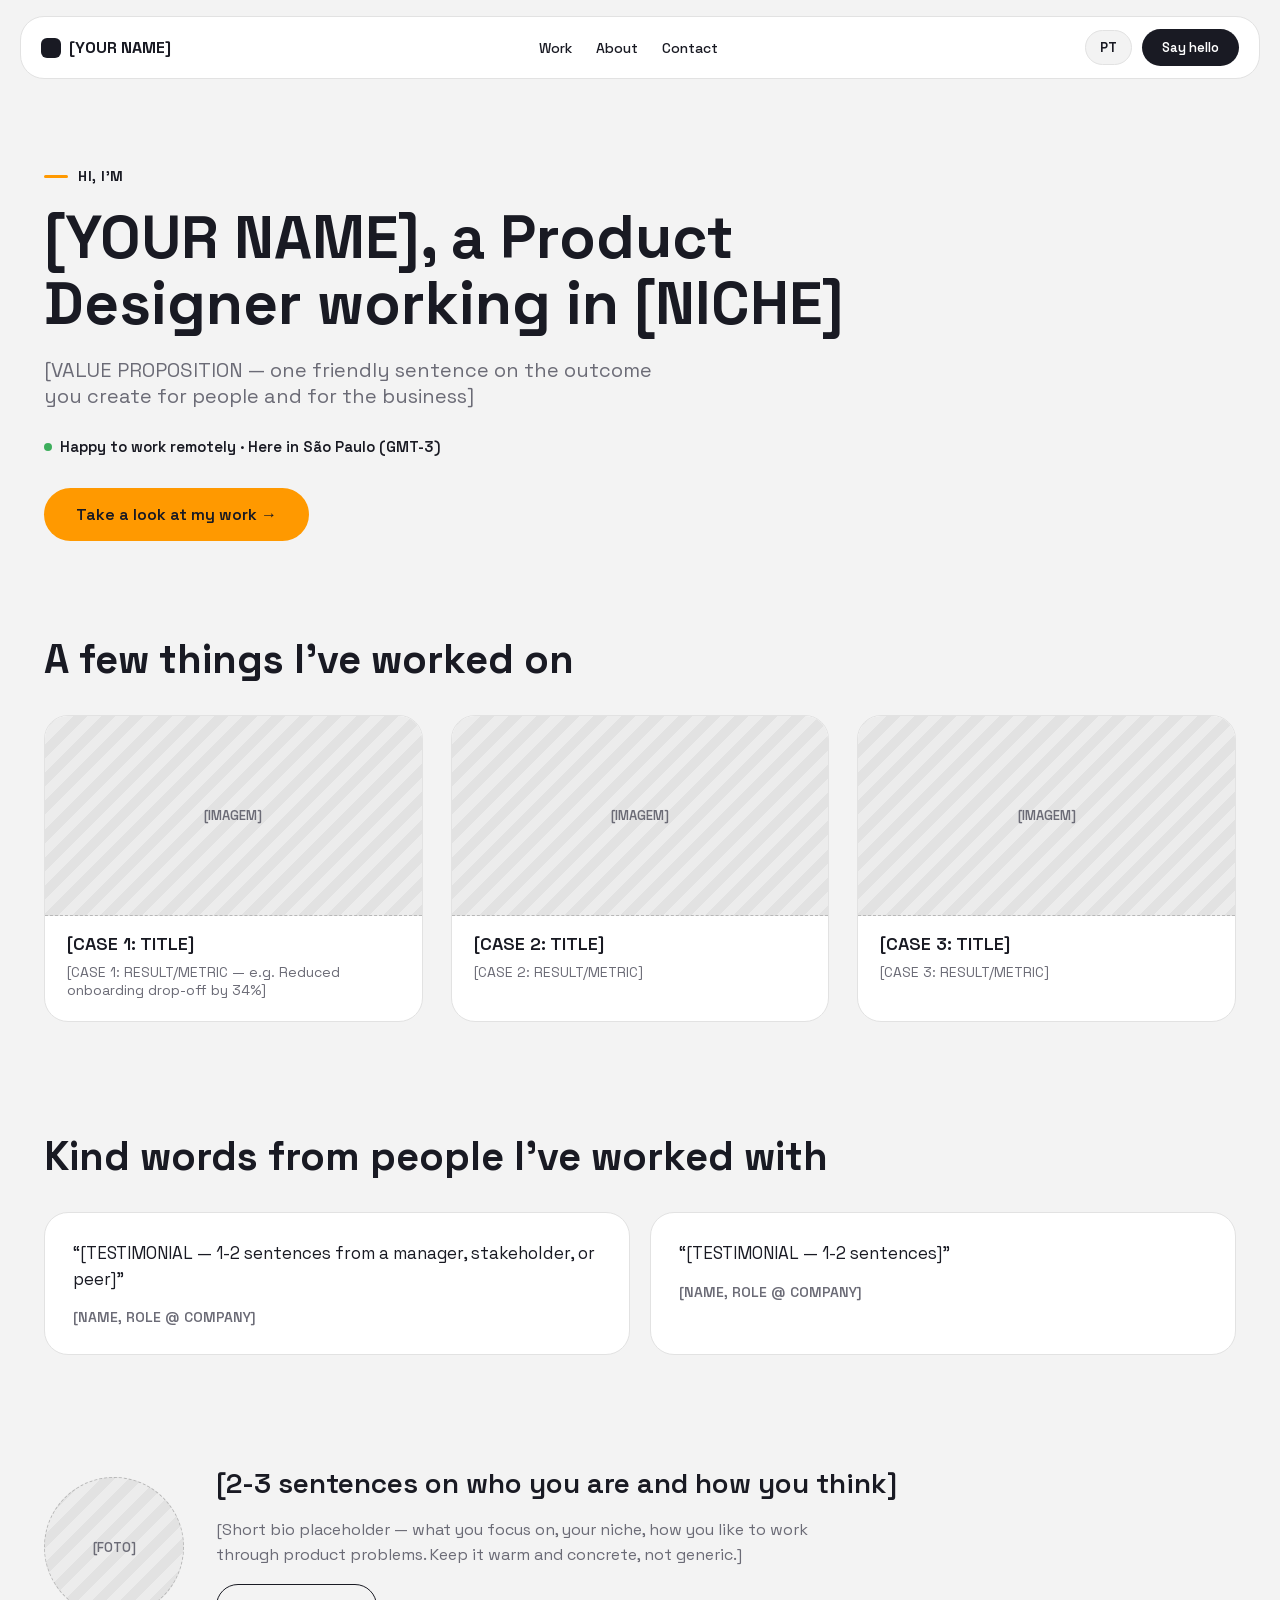
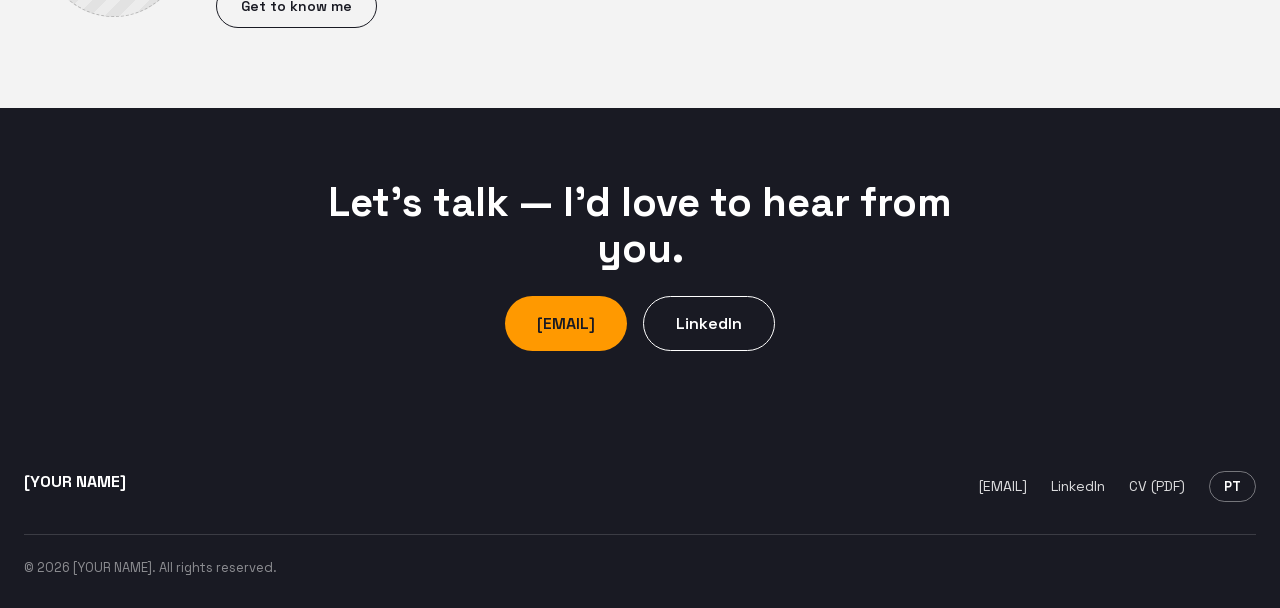
<file: index.html>
<!-- @dsCard group="Pages" -->
<!DOCTYPE html>
<html lang="pt-BR">
<head>
<meta charset="UTF-8">
<meta name="viewport" content="width=device-width, initial-scale=1">
<meta name="description" content="[YOUR NAME] — Product Designer portfolio: case studies, decisions, and results.">
<meta property="og:type" content="website">
<meta property="og:title" content="[YOUR NAME] — Product Designer">
<meta property="og:description" content="[YOUR NAME] — Product Designer portfolio: case studies, decisions, and results.">
<link rel="icon" type="image/svg+xml" href="data:image/svg+xml,%3Csvg xmlns='http://www.w3.org/2000/svg' viewBox='0 0 32 32'%3E%3Crect width='32' height='32' rx='8' fill='%23191A23'/%3E%3C/svg%3E">
<title>Home</title>
<link rel="stylesheet" href="assets/ds-tokens.css">
<link rel="stylesheet" href="assets/ds-components.css">
<link rel="stylesheet" href="assets/site-components.css">
<style>
  @font-face {
    font-family: 'Space Grotesk';
    font-style: normal;
    font-weight: 300 700;
    font-display: swap;
    src: url('fonts/SpaceGrotesk-Variable.woff2') format('woff2');
  }
  @font-face {
    font-family: 'Material Symbols Rounded';
    font-style: normal;
    font-weight: 400;
    font-display: swap;
    src: url('fonts/MaterialSymbolsRounded-Outline.woff2') format('woff2');
  }
  .material-symbols-rounded {
    font-family: 'Material Symbols Rounded'; font-weight: normal; font-style: normal;
    display: inline-block; line-height: 1; letter-spacing: normal; text-transform: none;
    white-space: nowrap; word-wrap: normal; direction: ltr; vertical-align: middle;
  }
  :root {
    --color-accent: #FF9900;
    --color-accent-hover: #E68A00;
    --color-dark: #191A23;
    --color-dark-soft: #2B2C38;
    --color-light: #F3F3F3;
    --color-white: #FFFFFF;
    --color-text: #191A23;
    --color-text-muted: #6B6B76;
    --color-border: #E2E2E2;
    --color-success: #3DAE5C;
    --font-family: 'Space Grotesk', sans-serif;

    --text-h1: 700 60px/1.1 var(--font-family);
    --text-h2: 700 40px/1.15 var(--font-family);
    --text-h3: 600 28px/1.2 var(--font-family);
    --text-h4: 600 20px/1.3 var(--font-family);
    --text-h1-mobile: 700 32px/1.15 var(--font-family);
    --text-h2-mobile: 700 28px/1.2 var(--font-family);

    --radius-md: 14px;
    --radius-lg: 24px;
    --radius-full: 999px;

    --shadow-sm: 0 2px 8px rgba(25, 26, 35, 0.06);
    --shadow-md: 0 8px 24px rgba(25, 26, 35, 0.1);
    --shadow-lg: 0 16px 40px rgba(25, 26, 35, 0.16);

    --duration-fast: 120ms;
    --duration-base: 220ms;
    --ease-out: cubic-bezier(0.16, 1, 0.3, 1);
    --ease-in-out: cubic-bezier(0.65, 0, 0.35, 1);
  }
  * { box-sizing: border-box; }
  body { margin: 0; font-family: var(--font-family); color: var(--color-text); background: var(--color-light); -webkit-font-smoothing: antialiased; }
  a { color: var(--color-dark); }
  a:hover { color: var(--color-dark-soft); text-decoration-line: underline; text-decoration-thickness: 2px; text-underline-offset: 3px; text-decoration-color: var(--color-accent); }
  a:focus-visible, button:focus-visible { outline: 2px solid var(--color-accent); outline-offset: 2px; }

  .skip-link {
    position: absolute; left: -9999px; top: 0; z-index: 999;
    background: var(--color-accent); color: var(--color-dark);
    padding: 12px 20px; font-weight: 700; border-radius: 0 0 12px 0;
  }
  .skip-link:focus { left: 0; }

  #root { min-height: 100vh; }

  .site-header { position: sticky; top: 0; z-index: 50; padding: 16px 20px 0; background: var(--color-light); }
  /* Nav/botoes: base vem de assets/ds-components.css (.navbar/.logo/.logo-mark/.nav-links/
     .nav-cta/.menu-btn/.mobile-drawer*); aqui so o que difere do componente do DS. */
  .navbar {
    flex-wrap: wrap; gap: 12px;
    max-width: 1240px; margin: 0 auto; padding: 12px 20px; border-radius: var(--radius-lg);
    background: var(--color-white);
  }
  .logo { text-decoration: none; color: var(--color-dark); }
  .logo:hover { color: var(--color-dark); text-decoration: none; }
  .logo-mark { display: inline-block; }
  .nav-links { flex-wrap: wrap; gap: 24px; margin: 0; padding: 0; }
  .nav-links a.active { font-weight: 700; color: var(--color-dark); box-shadow: inset 0 -3px 0 0 var(--color-accent); }
  .navbar-actions { display: flex; align-items: center; gap: 10px; }
  .lang-toggle {
    background: var(--color-light); border: 1px solid var(--color-border); color: var(--color-dark);
    font-weight: 700; font-size: 13px; padding: 8px 14px; border-radius: var(--radius-full);
    cursor: pointer; font-family: var(--font-family);
    transition: background-color var(--duration-fast) var(--ease-out), transform var(--duration-fast) var(--ease-out), box-shadow var(--duration-fast) var(--ease-out);
  }
  .lang-toggle:hover { background: var(--color-border); transform: translateY(-2px); box-shadow: var(--shadow-md); }
  .lang-toggle:active { transform: translateY(0) scale(0.97); box-shadow: var(--shadow-sm); }
  .nav-cta { white-space: nowrap; transition: background-color var(--duration-fast) var(--ease-out), transform var(--duration-fast) var(--ease-out), box-shadow var(--duration-fast) var(--ease-out); }
  .nav-cta:hover { transform: translateY(-2px); box-shadow: var(--shadow-md); text-decoration: none; }
  .nav-cta:active { transform: translateY(0) scale(0.97); box-shadow: var(--shadow-sm); }

  .menu-btn { transition: background-color var(--duration-fast) var(--ease-out), transform var(--duration-fast) var(--ease-out); }
  .menu-btn:hover { transform: translateY(-2px); }
  .menu-btn:active { transform: translateY(0) scale(0.97); }
  .menu-btn .material-symbols-rounded { font-size: 22px; }
  .navbar-actions .menu-btn { display: none; }

  .mobile-drawer { position: fixed; inset: 0; z-index: 200; padding: 20px; }
  .mobile-drawer-links a { font-size: 18px; border-radius: var(--radius-md); }
  .mobile-drawer-links a:hover { text-decoration: none; color: var(--color-text); }
  .mobile-drawer-lang { align-self: flex-start; margin: 14px 10px 0; }

  .ph-box {
    background: repeating-linear-gradient(135deg, #e2e2e2 0 10px, #ececec 10px 20px);
    border: 1px dashed #b8b8b8; color: var(--color-text-muted);
    display: flex; align-items: center; justify-content: center; text-align: center;
    font-size: 13px; font-weight: 600; border-radius: var(--radius-md);
  }

  .hero-section { max-width: 1240px; margin: 0 auto; padding: 88px 24px 64px; display: grid; gap: 20px; }
  .hero-kicker { margin: 0; color: var(--color-dark); font-weight: 700; font-size: 14px; letter-spacing: .04em; text-transform: uppercase; display: flex; align-items: center; gap: 10px; }
  .hero-kicker-bar { width: 24px; height: 3px; border-radius: var(--radius-full); background: var(--color-accent); display: inline-block; }
  .hero-title { margin: 0; font: var(--text-h1); max-width: 820px; }
  .hero-value { margin: 0; font: var(--text-h4); color: var(--color-text-muted); font-weight: 400; max-width: 640px; }
  .hero-availability { margin: 8px 0 0; font-size: 15px; font-weight: 600; color: var(--color-dark); display: flex; align-items: center; gap: 8px; }
  .hero-dot { width: 8px; height: 8px; border-radius: var(--radius-full); background: var(--color-success); display: inline-block; }
  .hero-cta-wrap { margin-top: 12px; }
  /* .hero-cta = .btn .btn-lg .btn-accent do DS; so falta o reset de sublinhado (e' um <a>) */
  .hero-cta { text-decoration: none; }
  .hero-cta:hover { text-decoration: none; }

  .section { max-width: 1240px; margin: 0 auto; padding: 32px 24px 80px; }
  .section h2 { font: var(--text-h2); margin: 0 0 32px; }

  .proof-grid { display: grid; grid-template-columns: repeat(auto-fit, minmax(280px, 1fr)); gap: 20px; }
  .testimonial {
    margin: 0; background: var(--color-white); border: 1px solid var(--color-border); border-radius: var(--radius-lg);
    padding: 28px; display: flex; flex-direction: column; gap: 16px;
  }
  .testimonial p { margin: 0; font-size: 17px; line-height: 1.5; font-style: normal; }
  .testimonial footer { font-size: 14px; color: var(--color-text-muted); font-weight: 600; }

  .about-strip { display: grid; grid-template-columns: auto 1fr; gap: 32px; align-items: center; }
  .about-strip-photo { width: 140px; height: 140px; border-radius: var(--radius-full); flex-shrink: 0; }
  .about-strip-content { display: flex; flex-direction: column; gap: 16px; }
  .about-strip-content h2 { font: var(--text-h3); margin: 0; }
  .about-strip-content p { margin: 0; font-size: 16px; line-height: 1.6; color: var(--color-text-muted); max-width: 640px; }
  /* .about-strip-cta = .btn .btn-md .btn-outline do DS */
  .about-strip-cta { align-self: flex-start; text-decoration: none; }
  .about-strip-cta:hover { text-decoration: none; }

  .final-cta { background: var(--color-dark); color: var(--color-white); padding: 72px 24px; text-align: center; }
  .final-cta-inner { max-width: 640px; margin: 0 auto; display: flex; flex-direction: column; gap: 24px; align-items: center; }
  .final-cta h2 { font: var(--text-h2); margin: 0; }
  .final-cta-actions { display: flex; flex-wrap: wrap; gap: 16px; justify-content: center; }
  /* .final-cta-email = .btn .btn-lg .btn-accent do DS */
  .final-cta-email { text-decoration: none; }
  .final-cta-email:hover { text-decoration: none; }
  /* .final-cta-linkedin nao tem variante no DS (outline branco sobre fundo escuro);
     usa .btn .btn-lg pela mecanica de hover/press e mantem cor propria */
  .final-cta-linkedin { background: transparent; color: var(--color-white); border: 1.5px solid var(--color-white); text-decoration: none; }
  .final-cta-linkedin:hover { background: var(--color-white); color: var(--color-dark); text-decoration: none; }

  .site-footer { background: var(--color-dark); color: rgba(255, 255, 255, .85); padding: 48px 24px 32px; }
  .footer-top { max-width: 1240px; margin: 0 auto; display: flex; flex-wrap: wrap; justify-content: space-between; gap: 24px; }
  .footer-brand { margin: 0; font-weight: 700; color: var(--color-white); }
  .footer-links { display: flex; flex-wrap: wrap; gap: 24px; align-items: center; }
  .footer-links a { color: rgba(255, 255, 255, .85); text-decoration: none; font-size: 14px; }
  .footer-lang-toggle {
    background: transparent; border: 1px solid rgba(255, 255, 255, .4); color: var(--color-white);
    font-weight: 700; font-size: 13px; padding: 6px 14px; border-radius: var(--radius-full);
    cursor: pointer; font-family: var(--font-family);
    transition: background-color var(--duration-fast) var(--ease-out), transform var(--duration-fast) var(--ease-out);
  }
  .footer-lang-toggle:hover { background: rgba(255, 255, 255, .1); transform: translateY(-2px); }
  .footer-lang-toggle:active { transform: translateY(0) scale(0.97); }
  .copyright { max-width: 1240px; margin: 32px auto 0; padding-top: 24px; border-top: 1px solid rgba(255, 255, 255, .15); font-size: 13px; color: rgba(255, 255, 255, .5); }

  @keyframes pageLoadingSlide { 0% { transform: translateX(-100%); } 100% { transform: translateX(350%); } }

  @media (max-width: 640px) {
    :root { --text-h1: var(--text-h1-mobile); --text-h2: var(--text-h2-mobile); }
    .about-strip { grid-template-columns: 1fr; }
    .about-strip-photo { width: 100%; max-width: 240px; }
    .nav-links, .navbar-actions .lang-toggle, .navbar-actions .nav-cta { display: none; }
    .navbar-actions .menu-btn { display: flex; }
  }
  @media (prefers-reduced-motion: reduce) {
    * { transition: none !important; animation: none !important; }
  }
</style>
</head>
<body>
<a href="#main" class="skip-link" id="skipLink">Skip to content</a>
<noscript>
  <div style="max-width:640px;margin:80px auto;padding:0 24px;text-align:center;font-family:'Space Grotesk',sans-serif;">
    <p style="font-size:18px;font-weight:600;margin:0 0 8px;color:#191A23;">This page needs JavaScript to show its content. · Esta página precisa de JavaScript para mostrar o conteúdo.</p>
    <p style="font-size:15px;margin:0;color:#6B6B76;">Please enable JavaScript in your browser. · Por favor, ative o JavaScript no seu navegador.</p>
  </div>
</noscript>

<div id="root">
  <header class="site-header">
    <nav aria-label="Primary" class="navbar">
      <a href="index.html" class="logo" id="brandNameNav"><span class="logo-mark"></span><span></span></a>
      <ul class="nav-links">
        <li><a href="work.html" id="navWork"></a></li>
        <li><a href="about.html" id="navAbout"></a></li>
        <li><a href="contact.html" id="navContact"></a></li>
      </ul>
      <div class="navbar-actions">
        <button class="lang-toggle" id="langToggleTop"></button>
        <a href="mailto:[EMAIL]" class="nav-cta" id="ctaTop"></a>
        <button class="menu-btn" id="menuBtn" aria-label="Open menu" aria-expanded="false" aria-controls="mobileDrawer">
          <span class="material-symbols-rounded" aria-hidden="true">menu</span>
        </button>
      </div>
    </nav>
  </header>

  <div class="mobile-drawer" id="mobileDrawer">
    <div class="mobile-drawer-head">
      <span class="logo" aria-hidden="true"><span class="logo-mark"></span><span id="drawerBrandName"></span></span>
      <button class="menu-btn" id="menuCloseBtn" aria-label="Close menu">
        <span class="material-symbols-rounded" aria-hidden="true">close</span>
      </button>
    </div>
    <nav class="mobile-drawer-links" aria-label="Primary">
      <a href="work.html" id="drawerNavWork"></a>
      <a href="about.html" id="drawerNavAbout"></a>
      <a href="contact.html" id="drawerNavContact"></a>
    </nav>
    <button class="lang-toggle mobile-drawer-lang" id="langToggleDrawer"></button>
    <a href="mailto:[EMAIL]" class="nav-cta mobile-cta" id="ctaDrawer"></a>
  </div>

  <main id="main">
    <section class="hero-section">
      <p class="hero-kicker"><span class="hero-kicker-bar" aria-hidden="true"></span><span id="heroKicker"></span></p>
      <h1 class="hero-title"><span id="heroName"></span><span aria-hidden="true">, </span><span id="heroTitle"></span></h1>
      <p class="hero-value" id="heroValue"></p>
      <p class="hero-availability"><span class="hero-dot" aria-hidden="true"></span><span id="heroAvailability"></span></p>
      <div class="hero-cta-wrap">
        <a href="work.html" class="btn btn-lg btn-accent hero-cta" id="heroCta"></a>
      </div>
    </section>

    <section class="section" aria-labelledby="featured-heading">
      <h2 id="featured-heading" data-i18n="featuredHeading"></h2>
      <div class="cases-grid" id="casesGrid" aria-busy="true"></div>
    </section>

    <section class="section" aria-labelledby="proof-heading">
      <h2 id="proof-heading" data-i18n="proofHeading"></h2>
      <div class="proof-grid" id="proofGrid"></div>
    </section>

    <section class="section about-strip" aria-labelledby="about-strip-heading">
      <div class="ph-box about-strip-photo" role="img" id="aboutStripPhoto">[FOTO]</div>
      <div class="about-strip-content">
        <h2 id="about-strip-heading" data-i18n="aboutStripHeading"></h2>
        <p data-i18n="aboutStripBody"></p>
        <a href="about.html" class="btn btn-md btn-outline about-strip-cta" id="aboutStripCta"></a>
      </div>
    </section>

    <section class="final-cta">
      <div class="final-cta-inner">
        <h2 id="finalCtaHeading"></h2>
        <div class="final-cta-actions">
          <a href="mailto:[EMAIL]" class="btn btn-lg btn-accent final-cta-email">[EMAIL]</a>
          <a href="[LINK DO LINKEDIN]" target="_blank" rel="noopener" class="btn btn-lg final-cta-linkedin">LinkedIn</a>
        </div>
      </div>
    </section>
  </main>

  <footer class="site-footer">
    <div class="footer-top">
      <p class="footer-brand" id="brandNameFooter"></p>
      <nav aria-label="Footer" class="footer-links">
        <a href="mailto:[EMAIL]" id="footerEmail">[EMAIL]</a>
        <a href="[LINK DO LINKEDIN]" target="_blank" rel="noopener">LinkedIn</a>
        <a href="[LINK DO CV EM PDF]" target="_blank" rel="noopener" id="footerCv"></a>
        <button class="footer-lang-toggle" id="langToggleBottom"></button>
      </nav>
    </div>
    <p class="copyright" id="copyright"></p>
  </footer>
</div>

<script src="assets/site.js"></script>
<script>
(function () {
  var COPY = {
    en: {
      skip: 'Skip to content', brandName: '[YOUR NAME]', work: 'Work', about: 'About', contact: 'Contact',
      toggle: 'PT', toggleAria: 'Switch to Portuguese', getInTouch: 'Say hello',
      heroKicker: "Hi, I'm", heroName: '[YOUR NAME]',
      heroTitle: 'a Product Designer working in [NICHE]',
      heroValue: '[VALUE PROPOSITION — one friendly sentence on the outcome you create for people and for the business]',
      availability: 'Happy to work remotely · Here in São Paulo (GMT-3)',
      ctaSeeWork: 'Take a look at my work',
      featuredHeading: "A few things I've worked on",
      proofHeading: "Kind words from people I've worked with",
      photoAlt: 'Placeholder for professional photo',
      aboutStripHeading: '[2-3 sentences on who you are and how you think]',
      aboutStripBody: '[Short bio placeholder — what you focus on, your niche, how you like to work through product problems. Keep it warm and concrete, not generic.]',
      aboutStripCta: 'Get to know me',
      finalCtaHeading: "Let's talk — I'd love to hear from you.",
      cv: 'CV (PDF)', copyright: '© 2026 [YOUR NAME]. All rights reserved.'
    },
    pt: {
      skip: 'Ir para o conteúdo', brandName: '[SEU NOME]', work: 'Trabalhos', about: 'Sobre', contact: 'Contato',
      toggle: 'EN', toggleAria: 'Mudar para inglês', getInTouch: 'Vamos conversar',
      heroKicker: 'Oi, eu sou', heroName: '[SEU NOME]',
      heroTitle: 'Product Designer atuando em [NICHO]',
      heroValue: '[PROPOSTA DE VALOR — uma frase leve sobre o resultado que você gera para as pessoas e para o negócio]',
      availability: 'Trabalho remoto, sem problema · Aqui de São Paulo (GMT-3)',
      ctaSeeWork: 'Dá uma olhada nos projetos',
      featuredHeading: 'Alguns projetos que fiz',
      proofHeading: 'O que dizem quem trabalhou comigo',
      photoAlt: 'Placeholder para foto profissional',
      aboutStripHeading: '[2-3 frases sobre quem você é e como você pensa]',
      aboutStripBody: '[Placeholder de bio curta — seu foco, seu nicho, como você gosta de resolver problemas de produto. Escreva de forma calorosa e concreta, sem clichê.]',
      aboutStripCta: 'Me conheça melhor',
      finalCtaHeading: 'Vamos conversar? Vou gostar de te ouvir.',
      cv: 'CV (PDF)', copyright: '© 2026 [SEU NOME]. Todos os direitos reservados.'
    }
  };

  var CASES = {
    en: [
      { href: 'case-study.html?case=1', title: '[CASE 1: TITLE]', result: '[CASE 1: RESULT/METRIC — e.g. Reduced onboarding drop-off by 34%]', imgAlt: 'Placeholder cover image for case study 1' },
      { href: 'case-study.html?case=2', title: '[CASE 2: TITLE]', result: '[CASE 2: RESULT/METRIC]', imgAlt: 'Placeholder cover image for case study 2' },
      { href: 'case-study.html?case=3', title: '[CASE 3: TITLE]', result: '[CASE 3: RESULT/METRIC]', imgAlt: 'Placeholder cover image for case study 3' }
    ],
    pt: [
      { href: 'case-study.html?case=1', title: '[CASE 1: TÍTULO]', result: '[CASE 1: RESULTADO/MÉTRICA — ex.: Reduziu abandono no onboarding em 34%]', imgAlt: 'Placeholder da imagem de capa do case 1' },
      { href: 'case-study.html?case=2', title: '[CASE 2: TÍTULO]', result: '[CASE 2: RESULTADO/MÉTRICA]', imgAlt: 'Placeholder da imagem de capa do case 2' },
      { href: 'case-study.html?case=3', title: '[CASE 3: TÍTULO]', result: '[CASE 3: RESULTADO/MÉTRICA]', imgAlt: 'Placeholder da imagem de capa do case 3' }
    ]
  };

  var TESTIMONIALS = {
    en: [
      { quote: '[TESTIMONIAL — 1-2 sentences from a manager, stakeholder, or peer]', author: '[NAME, ROLE @ COMPANY]' },
      { quote: '[TESTIMONIAL — 1-2 sentences]', author: '[NAME, ROLE @ COMPANY]' }
    ],
    pt: [
      { quote: '[DEPOIMENTO — 1-2 frases de um gestor, stakeholder ou par]', author: '[NOME, CARGO @ EMPRESA]' },
      { quote: '[DEPOIMENTO — 1-2 frases]', author: '[NOME, CARGO @ EMPRESA]' }
    ]
  };

  var state = { lang: SiteCraft.detectLang(), loading: true };

  var els = Object.assign(SiteCraft.queryChromeEls(), {
    heroKicker: document.getElementById('heroKicker'),
    heroName: document.getElementById('heroName'),
    heroTitle: document.getElementById('heroTitle'),
    heroValue: document.getElementById('heroValue'),
    heroAvailability: document.getElementById('heroAvailability'),
    heroCta: document.getElementById('heroCta'),
    casesGrid: document.getElementById('casesGrid'),
    proofGrid: document.getElementById('proofGrid'),
    aboutStripPhoto: document.getElementById('aboutStripPhoto'),
    aboutStripCta: document.getElementById('aboutStripCta'),
    finalCtaHeading: document.getElementById('finalCtaHeading')
  });
  var i18nEls = document.querySelectorAll('[data-i18n]');

  function renderCasesGrid() {
    var grid = els.casesGrid;
    grid.innerHTML = '';
    if (state.loading) {
      grid.setAttribute('aria-busy', 'true');
      for (var i = 0; i < 3; i++) {
        var card = document.createElement('div');
        card.className = 'skeleton-card';
        card.setAttribute('aria-hidden', 'true');
        card.innerHTML = '<div class="skel skel-cover"></div><div class="skeleton-card-body"><div class="skel skel-line-1"></div><div class="skel skel-line-2"></div></div>';
        grid.appendChild(card);
      }
      return;
    }
    grid.setAttribute('aria-busy', 'false');
    CASES[state.lang].forEach(function (c) {
      var a = document.createElement('a');
      a.className = 'case-card card card-outline';
      a.href = c.href;
      a.innerHTML = '<div class="ph-box" role="img" data-hero="true" aria-label="' + c.imgAlt + '">[IMAGEM]</div>' +
        '<div class="case-card-body"><span class="case-card-title">' + c.title + '</span><span class="case-card-result">' + c.result + '</span></div>';
      grid.appendChild(a);
    });
  }

  function render() {
    var L = COPY[state.lang];
    document.documentElement.lang = state.lang === 'pt' ? 'pt-BR' : 'en';
    document.title = L.heroName + ' — ' + L.heroTitle;

    SiteCraft.renderChrome(els, L);

    els.heroKicker.textContent = L.heroKicker;
    els.heroName.textContent = L.heroName;
    els.heroTitle.textContent = L.heroTitle;
    els.heroValue.textContent = L.heroValue;
    els.heroAvailability.textContent = L.availability;
    els.heroCta.textContent = L.ctaSeeWork + ' →';

    els.aboutStripPhoto.setAttribute('aria-label', L.photoAlt);
    els.aboutStripCta.textContent = L.aboutStripCta;
    els.finalCtaHeading.textContent = L.finalCtaHeading;

    i18nEls.forEach(function (el) { el.textContent = L[el.getAttribute('data-i18n')]; });

    renderCasesGrid();

    els.proofGrid.innerHTML = '';
    TESTIMONIALS[state.lang].forEach(function (t) {
      var bq = document.createElement('blockquote');
      bq.className = 'testimonial';
      bq.innerHTML = '<p>“' + t.quote + '”</p><footer>' + t.author + '</footer>';
      els.proofGrid.appendChild(bq);
    });
  }

  function toggleLang() {
    state.lang = state.lang === 'pt' ? 'en' : 'pt';
    SiteCraft.setLang(state.lang);
    render();
  }
  SiteCraft.wireLangToggle(els, toggleLang);
  SiteCraft.wireDrawer(els);

  render();
  setTimeout(function () { state.loading = false; render(); }, 320);

  SiteCraft.initPageTransitions();
  SiteCraft.fadeInRoot(document.getElementById('root'));
})();
</script>
</body>
</html>
</file>
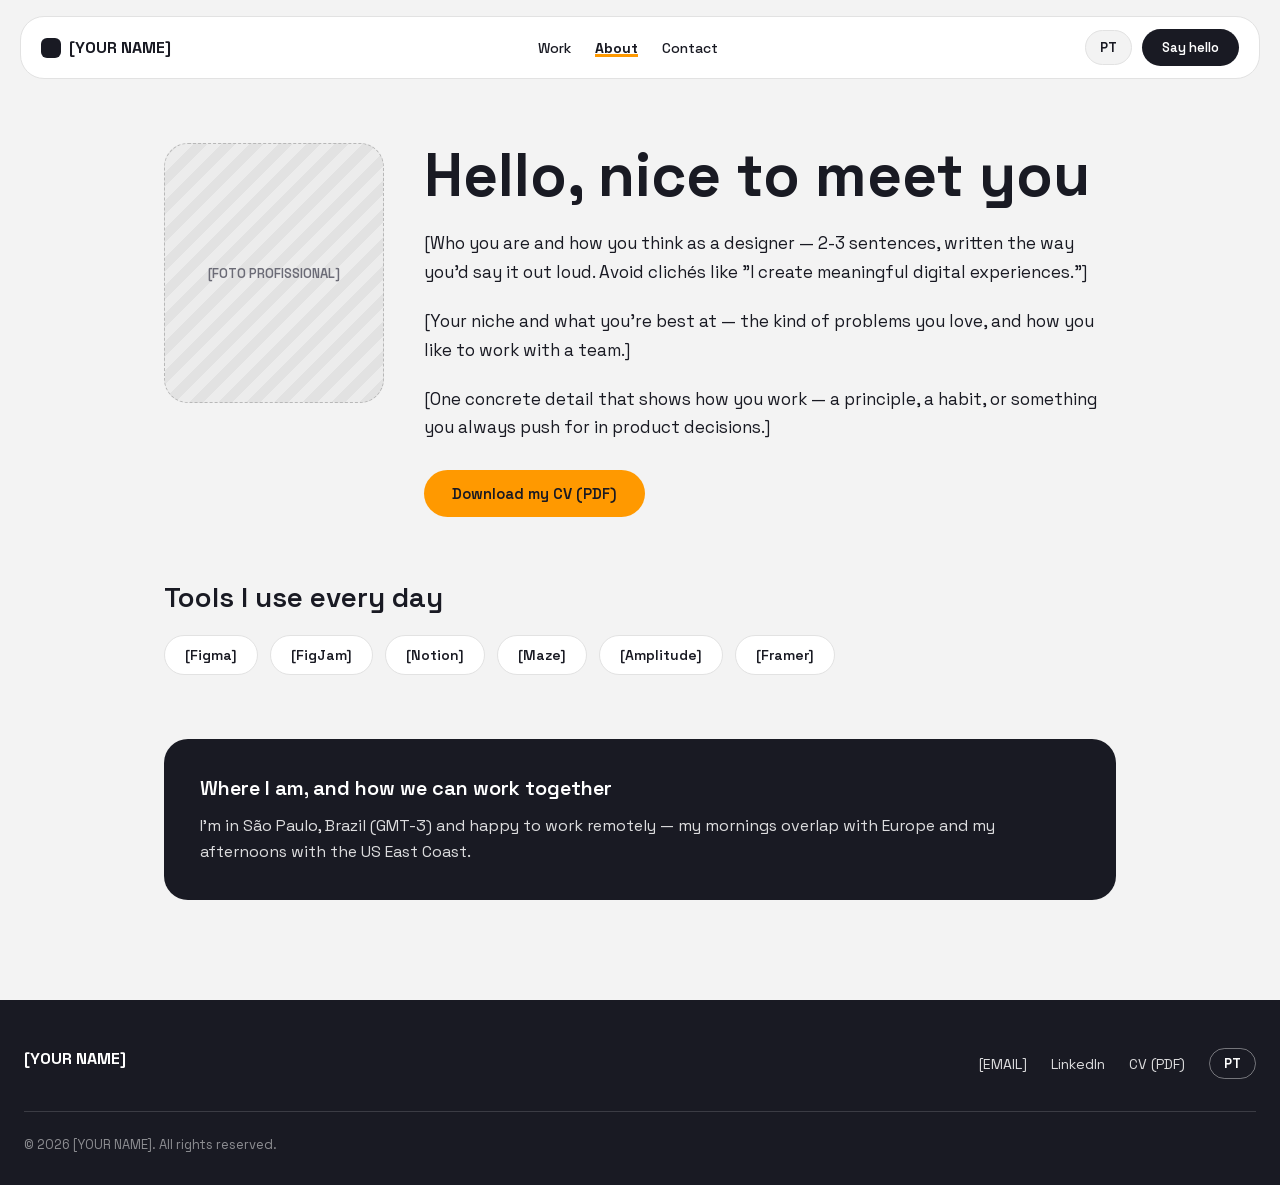
<file: about.html>
<!-- @dsCard group="Pages" -->
<!DOCTYPE html>
<html lang="pt-BR">
<head>
<meta charset="UTF-8">
<meta name="viewport" content="width=device-width, initial-scale=1">
<meta name="description" content="About [YOUR NAME] — Product Designer, tools, and availability.">
<meta property="og:type" content="website">
<meta property="og:title" content="About — [YOUR NAME]">
<meta property="og:description" content="About [YOUR NAME] — Product Designer, tools, and availability.">
<link rel="icon" type="image/svg+xml" href="data:image/svg+xml,%3Csvg xmlns='http://www.w3.org/2000/svg' viewBox='0 0 32 32'%3E%3Crect width='32' height='32' rx='8' fill='%23191A23'/%3E%3C/svg%3E">
<title>About</title>
<link rel="stylesheet" href="assets/ds-tokens.css">
<link rel="stylesheet" href="assets/ds-components.css">
<link rel="stylesheet" href="assets/site-components.css">
<style>
  @font-face {
    font-family: 'Space Grotesk';
    font-style: normal;
    font-weight: 300 700;
    font-display: swap;
    src: url('fonts/SpaceGrotesk-Variable.woff2') format('woff2');
  }
  @font-face {
    font-family: 'Material Symbols Rounded';
    font-style: normal;
    font-weight: 400;
    font-display: swap;
    src: url('fonts/MaterialSymbolsRounded-Outline.woff2') format('woff2');
  }
  .material-symbols-rounded {
    font-family: 'Material Symbols Rounded'; font-weight: normal; font-style: normal;
    display: inline-block; line-height: 1; letter-spacing: normal; text-transform: none;
    white-space: nowrap; word-wrap: normal; direction: ltr; vertical-align: middle;
  }
  :root {
    --color-accent: #FF9900;
    --color-accent-hover: #E68A00;
    --color-dark: #191A23;
    --color-dark-soft: #2B2C38;
    --color-light: #F3F3F3;
    --color-white: #FFFFFF;
    --color-text: #191A23;
    --color-text-muted: #6B6B76;
    --color-border: #E2E2E2;
    --font-family: 'Space Grotesk', sans-serif;

    --text-h1: 700 60px/1.1 var(--font-family);
    --text-h3: 600 28px/1.2 var(--font-family);
    --text-h4: 600 20px/1.3 var(--font-family);
    --text-h1-mobile: 700 32px/1.15 var(--font-family);

    --radius-md: 14px;
    --radius-lg: 24px;
    --radius-full: 999px;

    --shadow-sm: 0 2px 8px rgba(25, 26, 35, 0.06);
    --shadow-md: 0 8px 24px rgba(25, 26, 35, 0.1);

    --duration-fast: 120ms;
    --ease-out: cubic-bezier(0.16, 1, 0.3, 1);
    --ease-in-out: cubic-bezier(0.65, 0, 0.35, 1);
  }
  * { box-sizing: border-box; }
  body { margin: 0; font-family: var(--font-family); color: var(--color-text); background: var(--color-light); -webkit-font-smoothing: antialiased; }
  a { color: var(--color-dark); }
  a:hover { color: var(--color-dark-soft); text-decoration-line: underline; text-decoration-thickness: 2px; text-underline-offset: 3px; text-decoration-color: var(--color-accent); }
  a:focus-visible, button:focus-visible { outline: 2px solid var(--color-accent); outline-offset: 2px; }

  .skip-link {
    position: absolute; left: -9999px; top: 0; z-index: 999;
    background: var(--color-accent); color: var(--color-dark);
    padding: 12px 20px; font-weight: 700; border-radius: 0 0 12px 0;
  }
  .skip-link:focus { left: 0; }

  #root { min-height: 100vh; }

  .site-header { position: sticky; top: 0; z-index: 50; padding: 16px 20px 0; background: var(--color-light); }
  /* Nav/botoes: base vem de assets/ds-components.css (.navbar/.logo/.logo-mark/.nav-links/
     .nav-cta/.menu-btn/.mobile-drawer*); aqui so o que difere do componente do DS. */
  .navbar {
    flex-wrap: wrap; gap: 12px;
    max-width: 1240px; margin: 0 auto; padding: 12px 20px; border-radius: var(--radius-lg);
    background: var(--color-white);
  }
  .logo { text-decoration: none; color: var(--color-dark); }
  .logo:hover { color: var(--color-dark); text-decoration: none; }
  .logo-mark { display: inline-block; }
  .nav-links { flex-wrap: wrap; gap: 24px; margin: 0; padding: 0; }
  .nav-links a.active { font-weight: 700; color: var(--color-dark); box-shadow: inset 0 -3px 0 0 var(--color-accent); }
  .navbar-actions { display: flex; align-items: center; gap: 10px; }
  .lang-toggle {
    background: var(--color-light); border: 1px solid var(--color-border); color: var(--color-dark);
    font-weight: 700; font-size: 13px; padding: 8px 14px; border-radius: var(--radius-full);
    cursor: pointer; font-family: var(--font-family);
    transition: background-color var(--duration-fast) var(--ease-out), transform var(--duration-fast) var(--ease-out), box-shadow var(--duration-fast) var(--ease-out);
  }
  .lang-toggle:hover { background: var(--color-border); transform: translateY(-2px); box-shadow: var(--shadow-md); }
  .lang-toggle:active { transform: translateY(0) scale(0.97); box-shadow: var(--shadow-sm); }
  .nav-cta { white-space: nowrap; transition: background-color var(--duration-fast) var(--ease-out), transform var(--duration-fast) var(--ease-out), box-shadow var(--duration-fast) var(--ease-out); }
  .nav-cta:hover { transform: translateY(-2px); box-shadow: var(--shadow-md); text-decoration: none; }
  .nav-cta:active { transform: translateY(0) scale(0.97); box-shadow: var(--shadow-sm); }

  .menu-btn { transition: background-color var(--duration-fast) var(--ease-out), transform var(--duration-fast) var(--ease-out); }
  .menu-btn:hover { transform: translateY(-2px); }
  .menu-btn:active { transform: translateY(0) scale(0.97); }
  .menu-btn .material-symbols-rounded { font-size: 22px; }
  .navbar-actions .menu-btn { display: none; }

  .mobile-drawer { position: fixed; inset: 0; z-index: 200; padding: 20px; }
  .mobile-drawer-links a { font-size: 18px; border-radius: var(--radius-md); }
  .mobile-drawer-links a:hover { text-decoration: none; color: var(--color-text); }
  .mobile-drawer-lang { align-self: flex-start; margin: 14px 10px 0; }

  .ph-box {
    background: repeating-linear-gradient(135deg, #e2e2e2 0 10px, #ececec 10px 20px);
    border: 1px dashed #b8b8b8; color: var(--color-text-muted);
    display: flex; align-items: center; justify-content: center; text-align: center;
    font-size: 13px; font-weight: 600; border-radius: var(--radius-md);
  }

  .about-hero { max-width: 1000px; margin: 0 auto; padding: 64px 24px 0; display: grid; grid-template-columns: 220px 1fr; gap: 40px; align-items: start; }
  .about-photo { width: 220px; height: 260px; border-radius: var(--radius-lg); }
  .about-hero-content { display: flex; flex-direction: column; gap: 20px; }
  .about-hero-content h1 { margin: 0; font: var(--text-h1); }
  .about-hero-content p { margin: 0; font-size: 17px; line-height: 1.7; color: var(--color-text); }
  /* .cv-btn = .btn .btn-md .btn-accent do DS, com tamanho proprio (entre md e lg) */
  .cv-btn { align-self: flex-start; margin-top: 8px; font-size: 15px; padding: 14px 28px; text-decoration: none; }
  .cv-btn:hover { text-decoration: none; }

  .section { max-width: 1000px; margin: 0 auto; padding: 64px 24px 0; }
  .section h2 { font: var(--text-h3); margin: 0 0 20px; }
  .tools-list { display: flex; flex-wrap: wrap; gap: 12px; list-style: none; margin: 0; padding: 0; }
  .tool-chip { background: var(--color-white); border: 1px solid var(--color-border); border-radius: var(--radius-full); padding: 10px 20px; font-size: 14px; font-weight: 600; }

  .avail-box { max-width: 1000px; margin: 64px auto 100px; padding: 0 24px; }
  .avail-box-inner { background: var(--color-dark); color: var(--color-white); border-radius: var(--radius-lg); padding: 36px; display: flex; flex-direction: column; gap: 12px; }
  .avail-box-inner h2 { font: var(--text-h4); margin: 0; }
  .avail-box-inner p { margin: 0; font-size: 16px; line-height: 1.6; color: rgba(255, 255, 255, .85); }

  .site-footer { background: var(--color-dark); color: rgba(255, 255, 255, .85); padding: 48px 24px 32px; }
  .footer-top { max-width: 1240px; margin: 0 auto; display: flex; flex-wrap: wrap; justify-content: space-between; gap: 24px; }
  .footer-brand { margin: 0; font-weight: 700; color: var(--color-white); }
  .footer-links { display: flex; flex-wrap: wrap; gap: 24px; align-items: center; }
  .footer-links a { color: rgba(255, 255, 255, .85); text-decoration: none; font-size: 14px; }
  .footer-lang-toggle {
    background: transparent; border: 1px solid rgba(255, 255, 255, .4); color: var(--color-white);
    font-weight: 700; font-size: 13px; padding: 6px 14px; border-radius: var(--radius-full);
    cursor: pointer; font-family: var(--font-family);
    transition: background-color var(--duration-fast) var(--ease-out), transform var(--duration-fast) var(--ease-out);
  }
  .footer-lang-toggle:hover { background: rgba(255, 255, 255, .1); transform: translateY(-2px); }
  .footer-lang-toggle:active { transform: translateY(0) scale(0.97); }
  .copyright { max-width: 1240px; margin: 32px auto 0; padding-top: 24px; border-top: 1px solid rgba(255, 255, 255, .15); font-size: 13px; color: rgba(255, 255, 255, .5); }

  @keyframes pageLoadingSlide { 0% { transform: translateX(-100%); } 100% { transform: translateX(350%); } }

  @media (max-width: 640px) {
    :root { --text-h1: var(--text-h1-mobile); }
    .about-hero { grid-template-columns: 1fr; }
    .about-photo { width: 100%; max-width: 240px; }
    .nav-links, .navbar-actions .lang-toggle, .navbar-actions .nav-cta { display: none; }
    .navbar-actions .menu-btn { display: flex; }
  }
  @media (prefers-reduced-motion: reduce) {
    * { transition: none !important; animation: none !important; }
  }
</style>
</head>
<body>
<a href="#main" class="skip-link" id="skipLink">Skip to content</a>
<noscript>
  <div style="max-width:640px;margin:80px auto;padding:0 24px;text-align:center;font-family:'Space Grotesk',sans-serif;">
    <p style="font-size:18px;font-weight:600;margin:0 0 8px;color:#191A23;">This page needs JavaScript to show its content. · Esta página precisa de JavaScript para mostrar o conteúdo.</p>
    <p style="font-size:15px;margin:0;color:#6B6B76;">Please enable JavaScript in your browser. · Por favor, ative o JavaScript no seu navegador.</p>
  </div>
</noscript>

<div id="root">
  <header class="site-header">
    <nav aria-label="Primary" class="navbar">
      <a href="index.html" class="logo" id="brandNameNav"><span class="logo-mark"></span><span></span></a>
      <ul class="nav-links">
        <li><a href="work.html" id="navWork"></a></li>
        <li><a href="about.html" aria-current="page" class="active" id="navAbout"></a></li>
        <li><a href="contact.html" id="navContact"></a></li>
      </ul>
      <div class="navbar-actions">
        <button class="lang-toggle" id="langToggleTop"></button>
        <a href="mailto:[EMAIL]" class="nav-cta" id="ctaTop"></a>
        <button class="menu-btn" id="menuBtn" aria-label="Open menu" aria-expanded="false" aria-controls="mobileDrawer">
          <span class="material-symbols-rounded" aria-hidden="true">menu</span>
        </button>
      </div>
    </nav>
  </header>

  <div class="mobile-drawer" id="mobileDrawer">
    <div class="mobile-drawer-head">
      <span class="logo" aria-hidden="true"><span class="logo-mark"></span><span id="drawerBrandName"></span></span>
      <button class="menu-btn" id="menuCloseBtn" aria-label="Close menu">
        <span class="material-symbols-rounded" aria-hidden="true">close</span>
      </button>
    </div>
    <nav class="mobile-drawer-links" aria-label="Primary">
      <a href="work.html" id="drawerNavWork"></a>
      <a href="about.html" aria-current="page" class="active" id="drawerNavAbout"></a>
      <a href="contact.html" id="drawerNavContact"></a>
    </nav>
    <button class="lang-toggle mobile-drawer-lang" id="langToggleDrawer"></button>
    <a href="mailto:[EMAIL]" class="nav-cta mobile-cta" id="ctaDrawer"></a>
  </div>

  <main id="main">
    <section class="about-hero">
      <div class="ph-box about-photo" role="img" id="aboutPhoto">[FOTO PROFISSIONAL]</div>
      <div class="about-hero-content">
        <h1 id="heading"></h1>
        <p id="p1"></p>
        <p id="p2"></p>
        <p id="p3"></p>
        <a href="[LINK DO CV EM PDF]" target="_blank" rel="noopener" class="btn btn-md btn-accent cv-btn" id="downloadCv"></a>
      </div>
    </section>

    <section class="section" aria-labelledby="tools-h">
      <h2 id="tools-h" data-i18n="toolsHeading"></h2>
      <ul class="tools-list" id="toolsList"></ul>
    </section>

    <section class="avail-box" aria-labelledby="avail-h">
      <div class="avail-box-inner">
        <h2 id="avail-h" data-i18n="availHeading"></h2>
        <p data-i18n="availBody"></p>
      </div>
    </section>
  </main>

  <footer class="site-footer">
    <div class="footer-top">
      <p class="footer-brand" id="brandNameFooter"></p>
      <nav aria-label="Footer" class="footer-links">
        <a href="mailto:[EMAIL]" id="footerEmail">[EMAIL]</a>
        <a href="[LINK DO LINKEDIN]" target="_blank" rel="noopener">LinkedIn</a>
        <a href="[LINK DO CV EM PDF]" target="_blank" rel="noopener" id="footerCv"></a>
        <button class="footer-lang-toggle" id="langToggleBottom"></button>
      </nav>
    </div>
    <p class="copyright" id="copyright"></p>
  </footer>
</div>

<script src="assets/site.js"></script>
<script>
(function () {
  var COPY = {
    en: {
      skip: 'Skip to content', brandName: '[YOUR NAME]', work: 'Work', about: 'About', contact: 'Contact',
      toggle: 'PT', toggleAria: 'Switch to Portuguese', getInTouch: 'Say hello',
      heading: 'Hello, nice to meet you', photoAlt: 'Placeholder for professional photo',
      p1: '[Who you are and how you think as a designer — 2-3 sentences, written the way you’d say it out loud. Avoid clichés like "I create meaningful digital experiences."]',
      p2: '[Your niche and what you’re best at — the kind of problems you love, and how you like to work with a team.]',
      p3: '[One concrete detail that shows how you work — a principle, a habit, or something you always push for in product decisions.]',
      downloadCv: 'Download my CV (PDF)',
      toolsHeading: 'Tools I use every day',
      availHeading: 'Where I am, and how we can work together',
      availBody: 'I’m in São Paulo, Brazil (GMT-3) and happy to work remotely — my mornings overlap with Europe and my afternoons with the US East Coast.',
      cv: 'CV (PDF)', copyright: '© 2026 [YOUR NAME]. All rights reserved.'
    },
    pt: {
      skip: 'Ir para o conteúdo', brandName: '[SEU NOME]', work: 'Trabalhos', about: 'Sobre', contact: 'Contato',
      toggle: 'EN', toggleAria: 'Mudar para inglês', getInTouch: 'Vamos conversar',
      heading: 'Oi, prazer em te conhecer', photoAlt: 'Placeholder para foto profissional',
      p1: '[Quem você é e como você pensa como designer — 2-3 frases, escritas do jeito que você falaria. Evite clichês como "eu crio experiências digitais significativas".]',
      p2: '[Seu nicho e no que você é melhor — o tipo de problema que você gosta de resolver e como você gosta de trabalhar em time.]',
      p3: '[Um detalhe concreto que mostra como você trabalha — um princípio, um hábito ou algo que você sempre defende nas decisões de produto.]',
      downloadCv: 'Baixar meu CV (PDF)',
      toolsHeading: 'Ferramentas do meu dia a dia',
      availHeading: 'Onde eu estou e como podemos trabalhar juntos',
      availBody: 'Estou em São Paulo (GMT-3) e trabalho remoto tranquilamente — minhas manhãs coincidem com a Europa e minhas tardes com a Costa Leste dos EUA.',
      cv: 'CV (PDF)', copyright: '© 2026 [SEU NOME]. Todos os direitos reservados.'
    }
  };

  var TOOLS = ['[Figma]', '[FigJam]', '[Notion]', '[Maze]', '[Amplitude]', '[Framer]'];

  var state = { lang: SiteCraft.detectLang() };

  var els = Object.assign(SiteCraft.queryChromeEls(), {
    aboutPhoto: document.getElementById('aboutPhoto'),
    heading: document.getElementById('heading'),
    p1: document.getElementById('p1'),
    p2: document.getElementById('p2'),
    p3: document.getElementById('p3'),
    downloadCv: document.getElementById('downloadCv'),
    toolsList: document.getElementById('toolsList')
  });
  var i18nEls = document.querySelectorAll('[data-i18n]');

  function render() {
    var L = COPY[state.lang];
    document.documentElement.lang = state.lang === 'pt' ? 'pt-BR' : 'en';
    document.title = L.about + ' — ' + L.brandName;

    SiteCraft.renderChrome(els, L);

    els.aboutPhoto.setAttribute('aria-label', L.photoAlt);
    els.heading.textContent = L.heading;
    els.p1.textContent = L.p1;
    els.p2.textContent = L.p2;
    els.p3.textContent = L.p3;
    els.downloadCv.textContent = L.downloadCv;

    i18nEls.forEach(function (el) { el.textContent = L[el.getAttribute('data-i18n')]; });

    els.toolsList.innerHTML = '';
    TOOLS.forEach(function (tool) {
      var li = document.createElement('li');
      li.className = 'tool-chip';
      li.textContent = tool;
      els.toolsList.appendChild(li);
    });
  }

  function toggleLang() {
    state.lang = state.lang === 'pt' ? 'en' : 'pt';
    SiteCraft.setLang(state.lang);
    render();
  }
  SiteCraft.wireLangToggle(els, toggleLang);
  SiteCraft.wireDrawer(els);

  render();

  SiteCraft.initPageTransitions();
  SiteCraft.fadeInRoot(document.getElementById('root'));
})();
</script>
</body>
</html>
</file>
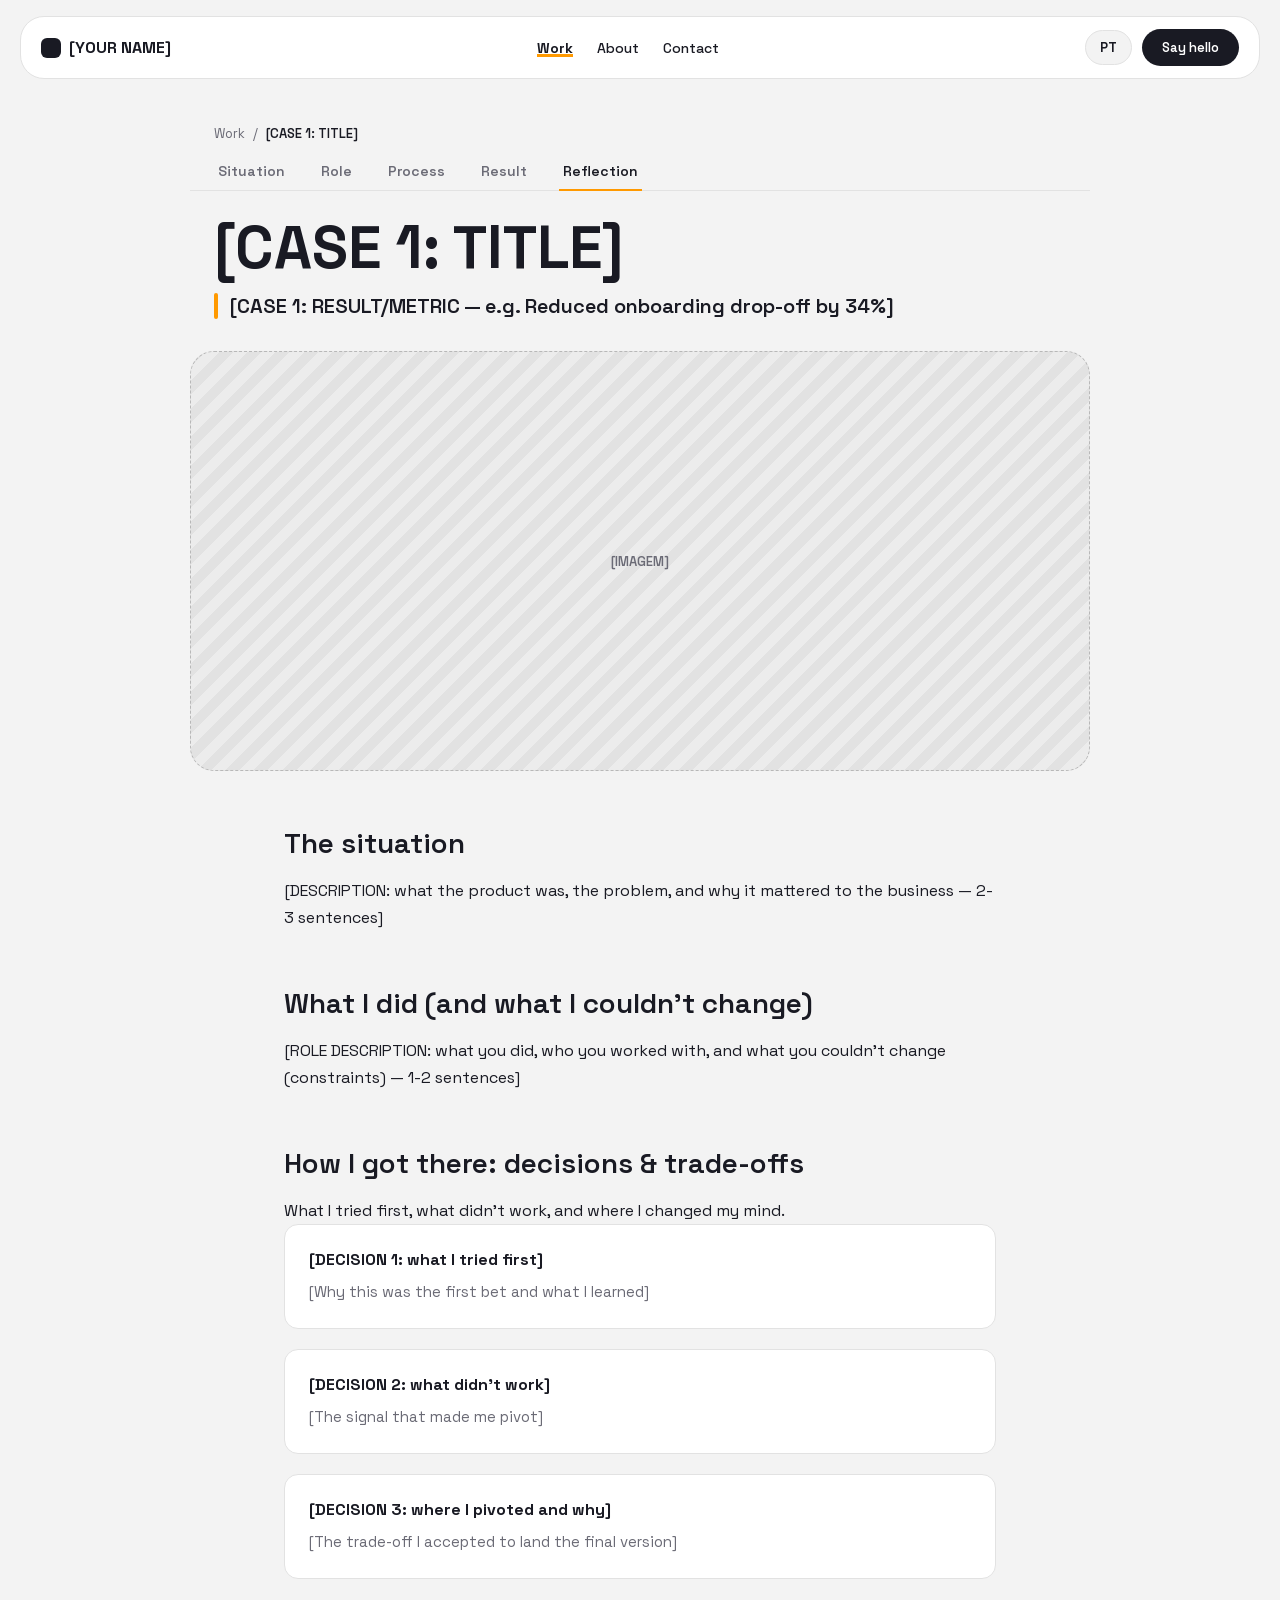
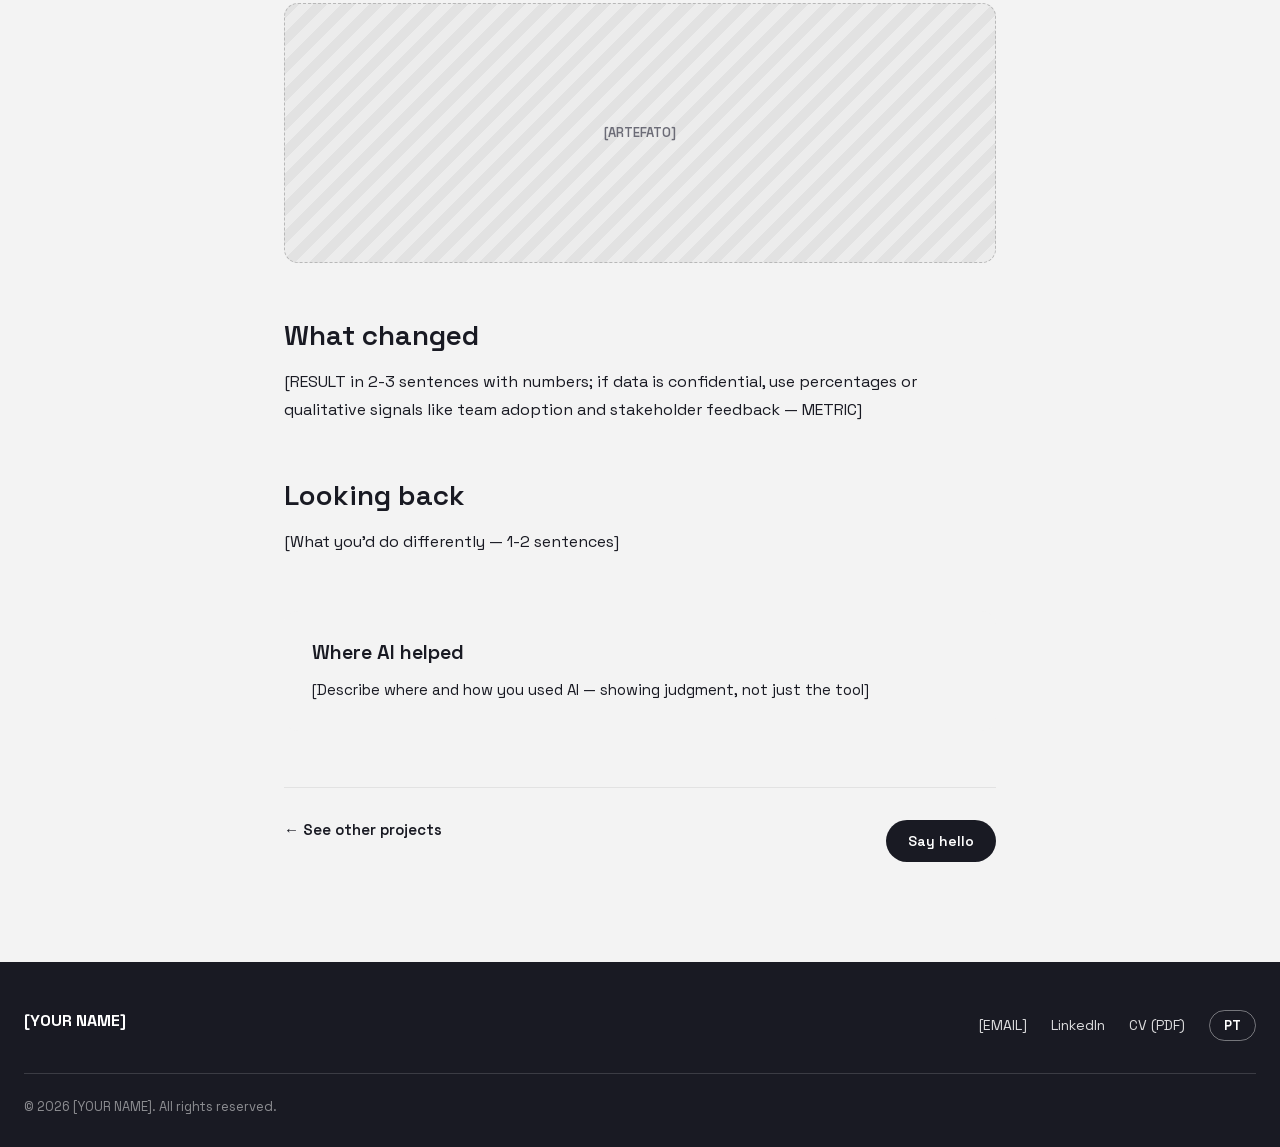
<file: case-study.html>
<!-- @dsCard group="Pages" -->
<!DOCTYPE html>
<html lang="pt-BR">
<head>
<meta charset="UTF-8">
<meta name="viewport" content="width=device-width, initial-scale=1">
<meta name="description" content="Case study by [YOUR NAME] — the situation, the decisions, and what changed.">
<meta property="og:type" content="website">
<meta property="og:title" content="Case Study — [YOUR NAME]">
<meta property="og:description" content="Case study by [YOUR NAME] — the situation, the decisions, and what changed.">
<link rel="icon" type="image/svg+xml" href="data:image/svg+xml,%3Csvg xmlns='http://www.w3.org/2000/svg' viewBox='0 0 32 32'%3E%3Crect width='32' height='32' rx='8' fill='%23191A23'/%3E%3C/svg%3E">
<title>Case Study</title>
<link rel="stylesheet" href="assets/ds-tokens.css">
<link rel="stylesheet" href="assets/ds-components.css">
<link rel="stylesheet" href="assets/site-components.css">
<style>
  @font-face {
    font-family: 'Space Grotesk';
    font-style: normal;
    font-weight: 300 700;
    font-display: swap;
    src: url('fonts/SpaceGrotesk-Variable.woff2') format('woff2');
  }
  @font-face {
    font-family: 'Material Symbols Rounded';
    font-style: normal;
    font-weight: 400;
    font-display: swap;
    src: url('fonts/MaterialSymbolsRounded-Outline.woff2') format('woff2');
  }
  .material-symbols-rounded {
    font-family: 'Material Symbols Rounded'; font-weight: normal; font-style: normal;
    display: inline-block; line-height: 1; letter-spacing: normal; text-transform: none;
    white-space: nowrap; word-wrap: normal; direction: ltr; vertical-align: middle;
  }
  :root {
    --color-accent: #FF9900;
    --color-accent-hover: #E68A00;
    --color-dark: #191A23;
    --color-dark-soft: #2B2C38;
    --color-light: #F3F3F3;
    --color-white: #FFFFFF;
    --color-text: #191A23;
    --color-text-muted: #6B6B76;
    --color-border: #E2E2E2;
    --font-family: 'Space Grotesk', sans-serif;

    --text-h1: 700 60px/1.1 var(--font-family);
    --text-h3: 600 28px/1.2 var(--font-family);
    --text-h4: 600 20px/1.3 var(--font-family);
    --text-h1-mobile: 700 32px/1.15 var(--font-family);
    --text-h3-mobile: 600 22px/1.25 var(--font-family);
    --text-h4-mobile: 600 18px/1.3 var(--font-family);

    --radius-md: 14px;
    --radius-lg: 24px;
    --radius-full: 999px;

    --shadow-sm: 0 2px 8px rgba(25, 26, 35, 0.06);
    --shadow-md: 0 8px 24px rgba(25, 26, 35, 0.1);

    --duration-fast: 120ms;
    --duration-base: 220ms;
    --ease-out: cubic-bezier(0.16, 1, 0.3, 1);
    --ease-in-out: cubic-bezier(0.65, 0, 0.35, 1);
  }
  * { box-sizing: border-box; }
  body { margin: 0; font-family: var(--font-family); color: var(--color-text); background: var(--color-light); -webkit-font-smoothing: antialiased; }
  a { color: var(--color-dark); }
  a:hover { color: var(--color-dark-soft); text-decoration-line: underline; text-decoration-thickness: 2px; text-underline-offset: 3px; text-decoration-color: var(--color-accent); }
  a:focus-visible, button:focus-visible { outline: 2px solid var(--color-accent); outline-offset: 2px; }

  .skip-link {
    position: absolute; left: -9999px; top: 0; z-index: 999;
    background: var(--color-accent); color: var(--color-dark);
    padding: 12px 20px; font-weight: 700; border-radius: 0 0 12px 0;
  }
  .skip-link:focus { left: 0; }

  #root { min-height: 100vh; }

  .site-header { position: sticky; top: 0; z-index: 50; padding: 16px 20px 0; background: var(--color-light); }
  /* Nav/botoes: base vem de assets/ds-components.css (.navbar/.logo/.logo-mark/.nav-links/
     .nav-cta/.menu-btn/.mobile-drawer*); aqui so o que difere do componente do DS. */
  .navbar {
    flex-wrap: wrap; gap: 12px;
    max-width: 1240px; margin: 0 auto; padding: 12px 20px; border-radius: var(--radius-lg);
    background: var(--color-white);
  }
  .logo { text-decoration: none; color: var(--color-dark); }
  .logo:hover { color: var(--color-dark); text-decoration: none; }
  .logo-mark { display: inline-block; }
  .nav-links { flex-wrap: wrap; gap: 24px; margin: 0; padding: 0; }
  .nav-links a.active { font-weight: 700; color: var(--color-dark); box-shadow: inset 0 -3px 0 0 var(--color-accent); }
  .navbar-actions { display: flex; align-items: center; gap: 10px; }
  .lang-toggle {
    background: var(--color-light); border: 1px solid var(--color-border); color: var(--color-dark);
    font-weight: 700; font-size: 13px; padding: 8px 14px; border-radius: var(--radius-full);
    cursor: pointer; font-family: var(--font-family);
    transition: background-color var(--duration-fast) var(--ease-out), transform var(--duration-fast) var(--ease-out), box-shadow var(--duration-fast) var(--ease-out);
  }
  .lang-toggle:hover { background: var(--color-border); transform: translateY(-2px); box-shadow: var(--shadow-md); }
  .lang-toggle:active { transform: translateY(0) scale(0.97); box-shadow: var(--shadow-sm); }
  .nav-cta { white-space: nowrap; transition: background-color var(--duration-fast) var(--ease-out), transform var(--duration-fast) var(--ease-out), box-shadow var(--duration-fast) var(--ease-out); }
  .nav-cta:hover { transform: translateY(-2px); box-shadow: var(--shadow-md); text-decoration: none; }
  .nav-cta:active { transform: translateY(0) scale(0.97); box-shadow: var(--shadow-sm); }

  .menu-btn { transition: background-color var(--duration-fast) var(--ease-out), transform var(--duration-fast) var(--ease-out); }
  .menu-btn:hover { transform: translateY(-2px); }
  .menu-btn:active { transform: translateY(0) scale(0.97); }
  .menu-btn .material-symbols-rounded { font-size: 22px; }
  .navbar-actions .menu-btn { display: none; }

  .mobile-drawer { position: fixed; inset: 0; z-index: 200; padding: 20px; }
  .mobile-drawer-links a { font-size: 18px; border-radius: var(--radius-md); }
  .mobile-drawer-links a:hover { text-decoration: none; color: var(--color-text); }
  .mobile-drawer-lang { align-self: flex-start; margin: 14px 10px 0; }

  /* .breadcrumb/.tabs = base do DS (assets/ds-components.css). A demo do DS gruda o
     bloco dentro de um painel com scroll proprio; aqui adaptamos pra grudar na pagina
     inteira, logo abaixo do .site-header (que ja e sticky) — ver initCaseTabs() abaixo. */
  .sticky-header {
    position: sticky; z-index: 40; margin-top: 32px; background: var(--color-light);
    transition: box-shadow var(--duration-base) var(--ease-out);
  }
  .sticky-header.is-stuck { box-shadow: var(--shadow-sm); }
  .sticky-breadcrumb {
    max-width: 900px; margin: 0 auto; padding: 14px 24px 10px;
    transition: padding var(--duration-base) var(--ease-out), font-size var(--duration-base) var(--ease-out);
  }
  .sticky-header.is-stuck .sticky-breadcrumb { padding: 7px 24px 5px; font-size: 11px; }
  .sticky-tabs { max-width: 900px; margin: 0 auto; padding: 0 24px; }
  @media (prefers-reduced-motion: reduce) {
    .sticky-header { transition: box-shadow var(--duration-fast) linear; }
    .sticky-breadcrumb { transition: padding var(--duration-fast) linear, font-size var(--duration-fast) linear; }
  }

  .case-hero { max-width: 900px; margin: 0 auto; padding: 24px 24px 0; }
  .case-hero h1 { margin: 0 0 12px; font: var(--text-h1); }
  .case-hero .result-line {
    margin: 0; font: var(--text-h4); font-weight: 600; color: var(--color-dark);
    display: flex; align-items: flex-start; gap: 12px;
  }
  .result-bar { width: 4px; align-self: stretch; min-height: 24px; border-radius: var(--radius-full); background: var(--color-accent); flex-shrink: 0; }

  .ph-box {
    background: repeating-linear-gradient(135deg, #e2e2e2 0 10px, #ececec 10px 20px);
    border: 1px dashed #b8b8b8; color: var(--color-text-muted);
    display: flex; align-items: center; justify-content: center; text-align: center;
    font-size: 13px; font-weight: 600; border-radius: var(--radius-md);
  }
  .cover-box { max-width: 900px; margin: 32px auto 0; height: 420px; border-radius: var(--radius-lg); }

  .case-article { max-width: 760px; margin: 0 auto; padding: 56px 24px 100px; display: flex; flex-direction: column; gap: 56px; }
  .case-section h2 { font: var(--text-h3); margin: 0 0 16px; }
  .case-section p { margin: 0; font-size: 16px; line-height: 1.7; color: var(--color-text); }

  .process-intro { margin: 0 0 24px; font-size: 15px; color: var(--color-text-muted); }
  .decisions-grid { display: flex; flex-direction: column; gap: 20px; }
  .decision-card {
    background: var(--color-white); border: 1px solid var(--color-border); border-radius: var(--radius-md);
    padding: 24px; display: flex; flex-direction: column; gap: 10px;
    transition: transform var(--duration-base) var(--ease-out), box-shadow var(--duration-base) var(--ease-out);
  }
  .decision-card:hover { transform: translateY(-4px); box-shadow: var(--shadow-md); }
  .decision-card h3 { margin: 0; font-size: 16px; font-weight: 700; }
  .decision-card p { margin: 0; font-size: 15px; line-height: 1.6; color: var(--color-text-muted); }
  .artifact-box { height: 260px; margin-top: 24px; border-radius: var(--radius-md); }

  .ai-section { background: var(--color-light); border-radius: var(--radius-md); padding: 28px; }
  .ai-section h2 { font: var(--text-h4); margin: 0 0 12px; }
  .ai-section p { margin: 0; font-size: 15px; line-height: 1.7; color: var(--color-text); }
  .ai-section[hidden] { display: none; }

  .case-nav { border-top: 1px solid var(--color-border); padding-top: 32px; display: flex; justify-content: space-between; flex-wrap: wrap; gap: 16px; }
  .back-link { text-decoration: none; color: var(--color-dark); font-weight: 600; font-size: 15px; }
  .case-nav .nav-cta { font-size: 14px; padding: 12px 22px; }

  .site-footer { background: var(--color-dark); color: rgba(255, 255, 255, .85); padding: 48px 24px 32px; }
  .footer-top { max-width: 1240px; margin: 0 auto; display: flex; flex-wrap: wrap; justify-content: space-between; gap: 24px; }
  .footer-brand { margin: 0; font-weight: 700; color: var(--color-white); }
  .footer-links { display: flex; flex-wrap: wrap; gap: 24px; align-items: center; }
  .footer-links a { color: rgba(255, 255, 255, .85); text-decoration: none; font-size: 14px; }
  .footer-lang-toggle {
    background: transparent; border: 1px solid rgba(255, 255, 255, .4); color: var(--color-white);
    font-weight: 700; font-size: 13px; padding: 6px 14px; border-radius: var(--radius-full);
    cursor: pointer; font-family: var(--font-family);
    transition: background-color var(--duration-fast) var(--ease-out), transform var(--duration-fast) var(--ease-out);
  }
  .footer-lang-toggle:hover { background: rgba(255, 255, 255, .1); transform: translateY(-2px); }
  .footer-lang-toggle:active { transform: translateY(0) scale(0.97); }
  .copyright { max-width: 1240px; margin: 32px auto 0; padding-top: 24px; border-top: 1px solid rgba(255, 255, 255, .15); font-size: 13px; color: rgba(255, 255, 255, .5); }

  @keyframes pageLoadingSlide { 0% { transform: translateX(-100%); } 100% { transform: translateX(350%); } }

  @media (max-width: 640px) {
    :root { --text-h1: var(--text-h1-mobile); --text-h3: var(--text-h3-mobile); --text-h4: var(--text-h4-mobile); }
    .nav-links, .navbar-actions .lang-toggle, .navbar-actions .nav-cta { display: none; }
    .navbar-actions .menu-btn { display: flex; }
    .sticky-tabs { overflow-x: auto; scrollbar-width: none; -webkit-overflow-scrolling: touch; }
    .sticky-tabs::-webkit-scrollbar { display: none; }
    .tab { margin-right: 16px; white-space: nowrap; }
  }
  @media (prefers-reduced-motion: reduce) {
    * { transition: none !important; animation: none !important; }
  }
</style>
</head>
<body>
<a href="#main" class="skip-link" id="skipLink">Skip to content</a>
<noscript>
  <div style="max-width:640px;margin:80px auto;padding:0 24px;text-align:center;font-family:'Space Grotesk',sans-serif;">
    <p style="font-size:18px;font-weight:600;margin:0 0 8px;color:#191A23;">This page needs JavaScript to show its content. · Esta página precisa de JavaScript para mostrar o conteúdo.</p>
    <p style="font-size:15px;margin:0;color:#6B6B76;">Please enable JavaScript in your browser. · Por favor, ative o JavaScript no seu navegador.</p>
  </div>
</noscript>

<div id="root">
  <header class="site-header">
    <nav aria-label="Primary" class="navbar">
      <a href="index.html" class="logo" id="brandNameNav"><span class="logo-mark"></span><span></span></a>
      <ul class="nav-links">
        <li><a href="work.html" aria-current="page" class="active" id="navWork"></a></li>
        <li><a href="about.html" id="navAbout"></a></li>
        <li><a href="contact.html" id="navContact"></a></li>
      </ul>
      <div class="navbar-actions">
        <button class="lang-toggle" id="langToggleTop"></button>
        <a href="mailto:[EMAIL]" class="nav-cta" id="ctaTop"></a>
        <button class="menu-btn" id="menuBtn" aria-label="Open menu" aria-expanded="false" aria-controls="mobileDrawer">
          <span class="material-symbols-rounded" aria-hidden="true">menu</span>
        </button>
      </div>
    </nav>
  </header>

  <div class="mobile-drawer" id="mobileDrawer">
    <div class="mobile-drawer-head">
      <span class="logo" aria-hidden="true"><span class="logo-mark"></span><span id="drawerBrandName"></span></span>
      <button class="menu-btn" id="menuCloseBtn" aria-label="Close menu">
        <span class="material-symbols-rounded" aria-hidden="true">close</span>
      </button>
    </div>
    <nav class="mobile-drawer-links" aria-label="Primary">
      <a href="work.html" aria-current="page" class="active" id="drawerNavWork"></a>
      <a href="about.html" id="drawerNavAbout"></a>
      <a href="contact.html" id="drawerNavContact"></a>
    </nav>
    <button class="lang-toggle mobile-drawer-lang" id="langToggleDrawer"></button>
    <a href="mailto:[EMAIL]" class="nav-cta mobile-cta" id="ctaDrawer"></a>
  </div>

  <main id="main">
    <div class="sticky-header" id="stickyHeader">
      <nav aria-label="Breadcrumb" class="breadcrumb sticky-breadcrumb">
        <a href="work.html" id="breadcrumbWork"></a><span aria-hidden="true">/</span><span class="current" id="breadcrumbTitle"></span>
      </nav>
      <div class="tabs sticky-tabs" id="caseTabs" role="tablist" aria-label="Case sections">
        <span class="tab active" role="tab" data-target="setupSection" id="tabSetup"></span>
        <span class="tab" role="tab" data-target="roleSection" id="tabRole"></span>
        <span class="tab" role="tab" data-target="processSection" id="tabProcess"></span>
        <span class="tab" role="tab" data-target="resultSection" id="tabResult"></span>
        <span class="tab" role="tab" data-target="reflectionSection" id="tabReflection"></span>
      </div>
    </div>

    <header class="case-hero">
      <h1 id="heroTitle"></h1>
      <p class="result-line"><span class="result-bar" aria-hidden="true"></span><span id="heroResult"></span></p>
    </header>

    <div class="ph-box cover-box" role="img" id="coverBox">[IMAGEM]</div>

    <article class="case-article">
      <section class="case-section" id="setupSection" aria-labelledby="setup-h">
        <h2 id="setup-h" data-i18n-heading="setupHeading"></h2>
        <p id="setupText"></p>
      </section>

      <section class="case-section" id="roleSection" aria-labelledby="role-h">
        <h2 id="role-h" data-i18n-heading="roleHeading"></h2>
        <p id="roleText"></p>
      </section>

      <section class="case-section" id="processSection" aria-labelledby="process-h">
        <h2 id="process-h" data-i18n-heading="processHeading"></h2>
        <p class="process-intro" id="processIntro"></p>
        <div class="decisions-grid" id="decisionsGrid"></div>
        <div class="ph-box artifact-box" role="img" id="artifactBox">[ARTEFATO]</div>
      </section>

      <section class="case-section" id="resultSection" aria-labelledby="result-h">
        <h2 id="result-h" data-i18n-heading="resultHeading"></h2>
        <p id="resultText"></p>
      </section>

      <section class="case-section" id="reflectionSection" aria-labelledby="reflection-h">
        <h2 id="reflection-h" data-i18n-heading="reflectionHeading"></h2>
        <p id="reflectionText"></p>
      </section>

      <section class="ai-section" aria-labelledby="ai-h" id="aiSection" hidden>
        <h2 id="ai-h" data-i18n-heading="aiHeading"></h2>
        <p id="aiText"></p>
      </section>

      <nav class="case-nav" id="moreCasesNav" aria-label="More case studies">
        <a href="work.html" class="back-link" id="backToWork"></a>
        <a href="mailto:[EMAIL]" class="nav-cta" id="ctaBottom"></a>
      </nav>
    </article>
  </main>

  <footer class="site-footer">
    <div class="footer-top">
      <p class="footer-brand" id="brandNameFooter"></p>
      <nav aria-label="Footer" class="footer-links">
        <a href="mailto:[EMAIL]" id="footerEmail">[EMAIL]</a>
        <a href="[LINK DO LINKEDIN]" target="_blank" rel="noopener">LinkedIn</a>
        <a href="[LINK DO CV EM PDF]" target="_blank" rel="noopener" id="footerCv"></a>
        <button class="footer-lang-toggle" id="langToggleBottom"></button>
      </nav>
    </div>
    <p class="copyright" id="copyright"></p>
  </footer>
</div>

<script src="assets/site.js"></script>
<script>
(function () {
  var NAV_COPY = {
    en: {
      skip: 'Skip to content', brandName: '[YOUR NAME]', work: 'Work', about: 'About', contact: 'Contact',
      toggle: 'PT', toggleAria: 'Switch to Portuguese', getInTouch: 'Say hello', cv: 'CV (PDF)',
      copyright: '© 2026 [YOUR NAME]. All rights reserved.',
      setupHeading: 'The situation', roleHeading: 'What I did (and what I couldn’t change)', processHeading: 'How I got there: decisions & trade-offs',
      processIntro: 'What I tried first, what didn’t work, and where I changed my mind.', artifactAlt: 'Placeholder for sketches, wireframes, or flow diagrams',
      resultHeading: 'What changed', reflectionHeading: 'Looking back', aiHeading: 'Where AI helped',
      moreCasesLabel: 'More case studies', backToWork: '← See other projects',
      tabSetup: 'Situation', tabRole: 'Role', tabProcess: 'Process', tabResult: 'Result', tabReflection: 'Reflection'
    },
    pt: {
      skip: 'Ir para o conteúdo', brandName: '[SEU NOME]', work: 'Trabalhos', about: 'Sobre', contact: 'Contato',
      toggle: 'EN', toggleAria: 'Mudar para inglês', getInTouch: 'Vamos conversar', cv: 'CV (PDF)',
      copyright: '© 2026 [SEU NOME]. Todos os direitos reservados.',
      setupHeading: 'A situação', roleHeading: 'O que eu fiz (e o que eu não podia mudar)', processHeading: 'Como cheguei lá: decisões e trade-offs',
      processIntro: 'O que testei primeiro, o que não funcionou e onde mudei de ideia.', artifactAlt: 'Placeholder para sketches, wireframes ou fluxos',
      resultHeading: 'O que mudou', reflectionHeading: 'Olhando para trás', aiHeading: 'Onde a IA ajudou',
      moreCasesLabel: 'Mais cases', backToWork: '← Ver outros projetos',
      tabSetup: 'Situação', tabRole: 'Papel', tabProcess: 'Processo', tabResult: 'Resultado', tabReflection: 'Reflexão'
    }
  };

  function fullCase(lang, id) {
    var t = lang === 'pt';
    return {
      title: t ? '[CASE ' + id + ': TÍTULO]' : '[CASE ' + id + ': TITLE]',
      resultLine: t ? '[CASE ' + id + ': RESULTADO/MÉTRICA — ex.: Reduziu abandono no onboarding em 34%]' : '[CASE ' + id + ': RESULT/METRIC — e.g. Reduced onboarding drop-off by 34%]',
      coverAlt: t ? '[IMAGEM] Placeholder da imagem principal do case ' + id : '[IMAGE] Placeholder for case ' + id + ' hero image',
      setup: t ? '[DESCRIÇÃO: qual era o produto, o problema, e por que importava para o negócio — 2-3 frases]' : '[DESCRIPTION: what the product was, the problem, and why it mattered to the business — 2-3 sentences]',
      role: t ? '[DESCRIÇÃO DO PAPEL: o que você fez, com quem colaborou, e o que não podia mudar (constraints) — 1-2 frases]' : '[ROLE DESCRIPTION: what you did, who you worked with, and what you couldn’t change (constraints) — 1-2 sentences]',
      decisions: [
        { title: t ? '[DECISÃO 1: o que testei primeiro]' : '[DECISION 1: what I tried first]', body: t ? '[Por que essa foi a primeira aposta e o que aprendi]' : '[Why this was the first bet and what I learned]' },
        { title: t ? '[DECISÃO 2: o que não funcionou]' : '[DECISION 2: what didn’t work]', body: t ? '[O sinal que me fez pivotar]' : '[The signal that made me pivot]' },
        { title: t ? '[DECISÃO 3: onde pivotei e por quê]' : '[DECISION 3: where I pivoted and why]', body: t ? '[O trade-off que aceitei para chegar na versão final]' : '[The trade-off I accepted to land the final version]' }
      ],
      resultBody: t ? '[RESULTADO em 2-3 frases com números; se os dados forem confidenciais, use percentuais ou sinais qualitativos como adoção do time e feedback de stakeholder — MÉTRICA]' : '[RESULT in 2-3 sentences with numbers; if data is confidential, use percentages or qualitative signals like team adoption and stakeholder feedback — METRIC]',
      reflection: t ? '[O que você faria diferente — 1-2 frases]' : '[What you’d do differently — 1-2 sentences]',
      aiUsage: id === 1 ? (t ? '[Descreva onde e como usou IA — mostrando julgamento, não só a ferramenta]' : '[Describe where and how you used AI — showing judgment, not just the tool]') : null
    };
  }

  function getCaseIdFromUrl() {
    var params = new URLSearchParams(window.location.search);
    var id = parseInt(params.get('case'), 10);
    return [1, 2, 3, 4, 5].indexOf(id) !== -1 ? id : 1;
  }

  var state = { lang: SiteCraft.detectLang(), caseId: getCaseIdFromUrl() };

  var els = Object.assign(SiteCraft.queryChromeEls(), {
    breadcrumbWork: document.getElementById('breadcrumbWork'),
    breadcrumbTitle: document.getElementById('breadcrumbTitle'),
    heroTitle: document.getElementById('heroTitle'),
    heroResult: document.getElementById('heroResult'),
    coverBox: document.getElementById('coverBox'),
    setupText: document.getElementById('setupText'),
    roleText: document.getElementById('roleText'),
    processIntro: document.getElementById('processIntro'),
    decisionsGrid: document.getElementById('decisionsGrid'),
    artifactBox: document.getElementById('artifactBox'),
    resultText: document.getElementById('resultText'),
    reflectionText: document.getElementById('reflectionText'),
    aiSection: document.getElementById('aiSection'),
    aiText: document.getElementById('aiText'),
    moreCasesNav: document.getElementById('moreCasesNav'),
    backToWork: document.getElementById('backToWork'),
    ctaBottom: document.getElementById('ctaBottom'),
    tabSetup: document.getElementById('tabSetup'),
    tabRole: document.getElementById('tabRole'),
    tabProcess: document.getElementById('tabProcess'),
    tabResult: document.getElementById('tabResult'),
    tabReflection: document.getElementById('tabReflection')
  });
  var headings = document.querySelectorAll('[data-i18n-heading]');

  // Runs synchronously on load (no waiting on anything else) so the cover
  // picks up the flight started on the previous page without a visible
  // pause — the arrival is the second half of the click on the case card.
  SiteCraft.playHeroEnterSync(els.coverBox);

  function render() {
    var L = NAV_COPY[state.lang];
    var data = fullCase(state.lang, state.caseId);

    document.documentElement.lang = state.lang === 'pt' ? 'pt-BR' : 'en';
    document.title = data.title + ' — ' + L.brandName;

    SiteCraft.renderChrome(els, L);
    els.ctaBottom.textContent = L.getInTouch;

    els.breadcrumbWork.textContent = L.work;
    els.breadcrumbTitle.textContent = data.title;
    els.heroTitle.textContent = data.title;
    els.heroResult.textContent = data.resultLine;
    els.coverBox.setAttribute('aria-label', data.coverAlt);

    els.setupText.textContent = data.setup;
    els.roleText.textContent = data.role;
    els.processIntro.textContent = L.processIntro;
    els.artifactBox.setAttribute('aria-label', L.artifactAlt);
    els.resultText.textContent = data.resultBody;
    els.reflectionText.textContent = data.reflection;

    if (data.aiUsage) {
      els.aiSection.hidden = false;
      els.aiText.textContent = data.aiUsage;
    } else {
      els.aiSection.hidden = true;
    }

    els.moreCasesNav.setAttribute('aria-label', L.moreCasesLabel);
    els.backToWork.textContent = L.backToWork;

    els.tabSetup.textContent = L.tabSetup;
    els.tabRole.textContent = L.tabRole;
    els.tabProcess.textContent = L.tabProcess;
    els.tabResult.textContent = L.tabResult;
    els.tabReflection.textContent = L.tabReflection;

    headings.forEach(function (h) {
      h.textContent = L[h.getAttribute('data-i18n-heading')];
    });

    els.decisionsGrid.innerHTML = '';
    data.decisions.forEach(function (d) {
      var card = document.createElement('div');
      card.className = 'decision-card';
      var h3 = document.createElement('h3');
      h3.textContent = d.title;
      var p = document.createElement('p');
      p.textContent = d.body;
      card.appendChild(h3);
      card.appendChild(p);
      els.decisionsGrid.appendChild(card);
    });
  }

  function toggleLang() {
    state.lang = state.lang === 'pt' ? 'en' : 'pt';
    SiteCraft.setLang(state.lang);
    render();
  }
  SiteCraft.wireLangToggle(els, toggleLang);
  SiteCraft.wireDrawer(els);

  render();

  // Adaptado de design-system/components/navigation.html initStickyTabs(): a demo
  // gruda o bloco dentro de um painel com scroll proprio (frame.scrollTop); aqui a
  // pagina inteira rola, entao ouvimos window/scrollY e compensamos a altura do
  // .site-header (que ja e sticky) em vez de usar o offset fixo da demo.
  (function initCaseTabs() {
    var siteHeader = document.querySelector('.site-header');
    var header = document.getElementById('stickyHeader');
    var tabsBar = document.getElementById('caseTabs');
    var tabs = tabsBar.querySelectorAll('.tab');

    function reduceMotion() {
      return window.matchMedia('(prefers-reduced-motion: reduce)').matches;
    }
    function syncOffset() {
      header.style.top = siteHeader.offsetHeight + 'px';
    }
    syncOffset();
    window.addEventListener('resize', syncOffset);

    var ticking = false;
    function onScroll() {
      header.classList.toggle('is-stuck', window.scrollY > siteHeader.offsetHeight + 4);
      ticking = false;
    }
    window.addEventListener('scroll', function () {
      if (!ticking) { requestAnimationFrame(onScroll); ticking = true; }
    }, { passive: true });

    tabsBar.addEventListener('click', function (e) {
      var tab = e.target.closest('.tab');
      if (!tab) return;
      var section = document.getElementById(tab.dataset.target);
      var top = section.getBoundingClientRect().top + window.scrollY - siteHeader.offsetHeight - header.offsetHeight;
      window.scrollTo({ top: top, behavior: reduceMotion() ? 'auto' : 'smooth' });
    });

    var observer = new IntersectionObserver(function (entries) {
      entries.forEach(function (entry) {
        if (!entry.isIntersecting) return;
        var target = tabsBar.querySelector('[data-target="' + entry.target.id + '"]');
        if (!target) return;
        tabs.forEach(function (t) { t.classList.remove('active'); });
        target.classList.add('active');
      });
    }, { rootMargin: '-' + (siteHeader.offsetHeight + header.offsetHeight + 1) + 'px 0px -60% 0px', threshold: 0 });

    ['setupSection', 'roleSection', 'processSection', 'resultSection', 'reflectionSection'].forEach(function (id) {
      var el = document.getElementById(id);
      if (el) observer.observe(el);
    });
  })();

  SiteCraft.initPageTransitions();
  SiteCraft.fadeInRoot(document.getElementById('root'));
})();
</script>
</body>
</html>
</file>
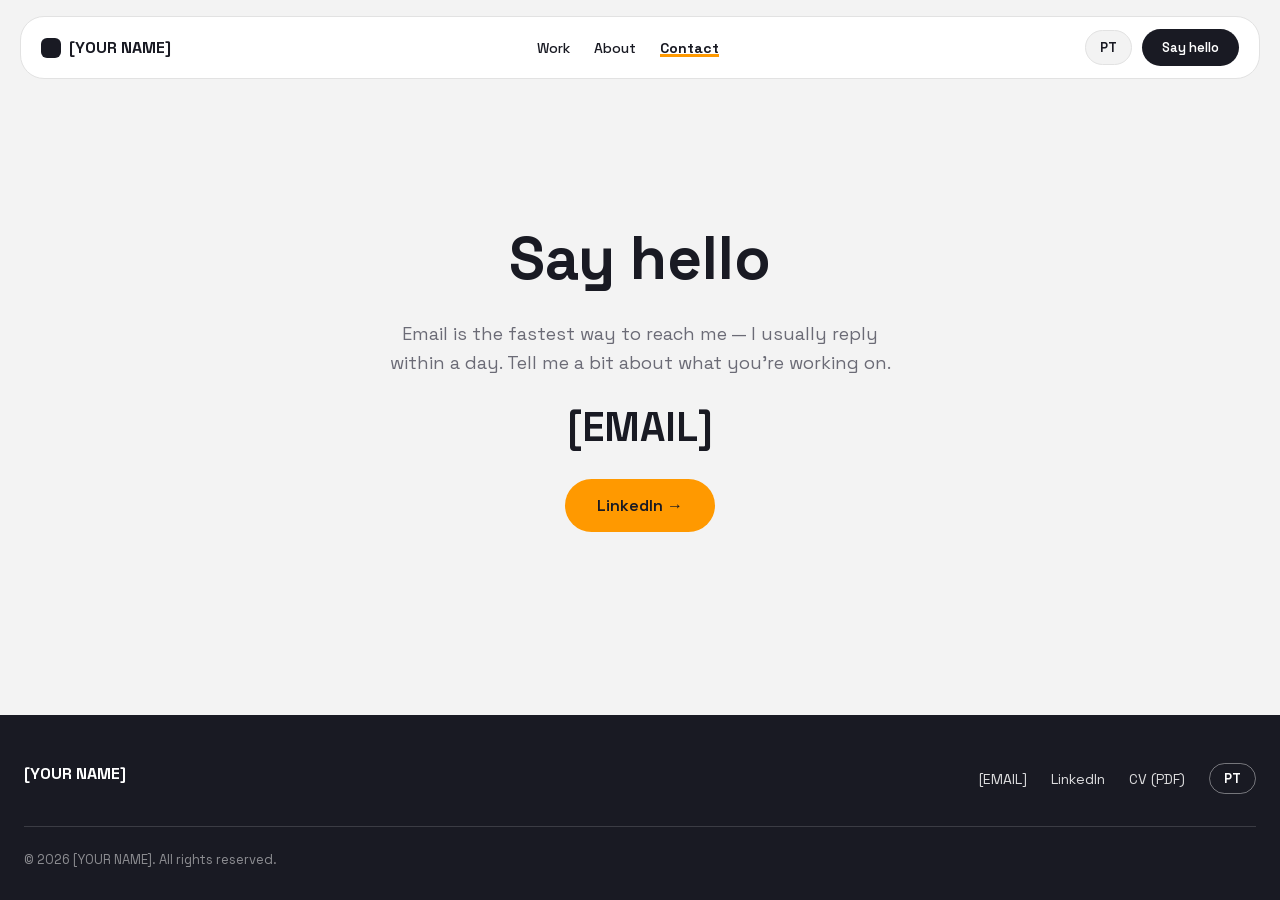
<file: contact.html>
<!-- @dsCard group="Pages" -->
<!DOCTYPE html>
<html lang="pt-BR">
<head>
<meta charset="UTF-8">
<meta name="viewport" content="width=device-width, initial-scale=1">
<meta name="description" content="Get in touch with [YOUR NAME] — email and LinkedIn.">
<meta property="og:type" content="website">
<meta property="og:title" content="Contact — [YOUR NAME]">
<meta property="og:description" content="Get in touch with [YOUR NAME] — email and LinkedIn.">
<link rel="icon" type="image/svg+xml" href="data:image/svg+xml,%3Csvg xmlns='http://www.w3.org/2000/svg' viewBox='0 0 32 32'%3E%3Crect width='32' height='32' rx='8' fill='%23191A23'/%3E%3C/svg%3E">
<title>Contact</title>
<link rel="stylesheet" href="assets/ds-tokens.css">
<link rel="stylesheet" href="assets/ds-components.css">
<link rel="stylesheet" href="assets/site-components.css">
<style>
  @font-face {
    font-family: 'Space Grotesk';
    font-style: normal;
    font-weight: 300 700;
    font-display: swap;
    src: url('fonts/SpaceGrotesk-Variable.woff2') format('woff2');
  }
  @font-face {
    font-family: 'Material Symbols Rounded';
    font-style: normal;
    font-weight: 400;
    font-display: swap;
    src: url('fonts/MaterialSymbolsRounded-Outline.woff2') format('woff2');
  }
  .material-symbols-rounded {
    font-family: 'Material Symbols Rounded'; font-weight: normal; font-style: normal;
    display: inline-block; line-height: 1; letter-spacing: normal; text-transform: none;
    white-space: nowrap; word-wrap: normal; direction: ltr; vertical-align: middle;
  }
  :root {
    --color-accent: #FF9900;
    --color-accent-hover: #E68A00;
    --color-dark: #191A23;
    --color-dark-soft: #2B2C38;
    --color-light: #F3F3F3;
    --color-white: #FFFFFF;
    --color-text: #191A23;
    --color-text-muted: #6B6B76;
    --color-border: #E2E2E2;
    --font-family: 'Space Grotesk', sans-serif;

    --text-h1: 700 60px/1.1 var(--font-family);
    --text-h2: 700 40px/1.15 var(--font-family);
    --text-h1-mobile: 700 32px/1.15 var(--font-family);
    --text-h2-mobile: 700 28px/1.2 var(--font-family);

    --radius-md: 14px;
    --radius-full: 999px;
    --radius-lg: 24px;

    --shadow-sm: 0 2px 8px rgba(25, 26, 35, 0.06);
    --shadow-md: 0 8px 24px rgba(25, 26, 35, 0.1);

    --duration-fast: 120ms;
    --ease-out: cubic-bezier(0.16, 1, 0.3, 1);
    --ease-in-out: cubic-bezier(0.65, 0, 0.35, 1);
  }
  * { box-sizing: border-box; }
  body { margin: 0; font-family: var(--font-family); color: var(--color-text); background: var(--color-light); -webkit-font-smoothing: antialiased; }
  a { color: var(--color-dark); }
  a:hover { color: var(--color-dark-soft); text-decoration-line: underline; text-decoration-thickness: 2px; text-underline-offset: 3px; text-decoration-color: var(--color-accent); }
  a:focus-visible, button:focus-visible { outline: 2px solid var(--color-accent); outline-offset: 2px; }

  .skip-link {
    position: absolute; left: -9999px; top: 0; z-index: 999;
    background: var(--color-accent); color: var(--color-dark);
    padding: 12px 20px; font-weight: 700; border-radius: 0 0 12px 0;
  }
  .skip-link:focus { left: 0; }

  #root { min-height: 100vh; display: flex; flex-direction: column; }

  .site-header { position: sticky; top: 0; z-index: 50; padding: 16px 20px 0; background: var(--color-light); }
  /* Nav/botoes: base vem de assets/ds-components.css (.navbar/.logo/.logo-mark/.nav-links/
     .nav-cta/.menu-btn/.mobile-drawer*); aqui so o que difere do componente do DS. */
  .navbar {
    flex-wrap: wrap; gap: 12px;
    max-width: 1240px; margin: 0 auto; padding: 12px 20px; border-radius: var(--radius-lg);
    background: var(--color-white);
  }
  .logo { text-decoration: none; color: var(--color-dark); }
  .logo:hover { color: var(--color-dark); text-decoration: none; }
  .logo-mark { display: inline-block; }
  .nav-links { flex-wrap: wrap; gap: 24px; margin: 0; padding: 0; }
  .nav-links a.active { font-weight: 700; color: var(--color-dark); box-shadow: inset 0 -3px 0 0 var(--color-accent); }
  .navbar-actions { display: flex; align-items: center; gap: 10px; }
  .lang-toggle {
    background: var(--color-light); border: 1px solid var(--color-border); color: var(--color-dark);
    font-weight: 700; font-size: 13px; padding: 8px 14px; border-radius: var(--radius-full);
    cursor: pointer; font-family: var(--font-family);
    transition: background-color var(--duration-fast) var(--ease-out), transform var(--duration-fast) var(--ease-out), box-shadow var(--duration-fast) var(--ease-out);
  }
  .lang-toggle:hover { background: var(--color-border); transform: translateY(-2px); box-shadow: var(--shadow-md); }
  .lang-toggle:active { transform: translateY(0) scale(0.97); box-shadow: var(--shadow-sm); }
  .nav-cta { white-space: nowrap; transition: background-color var(--duration-fast) var(--ease-out), transform var(--duration-fast) var(--ease-out), box-shadow var(--duration-fast) var(--ease-out); }
  .nav-cta:hover { transform: translateY(-2px); box-shadow: var(--shadow-md); text-decoration: none; }
  .nav-cta:active { transform: translateY(0) scale(0.97); box-shadow: var(--shadow-sm); }

  .menu-btn { transition: background-color var(--duration-fast) var(--ease-out), transform var(--duration-fast) var(--ease-out); }
  .menu-btn:hover { transform: translateY(-2px); }
  .menu-btn:active { transform: translateY(0) scale(0.97); }
  .menu-btn .material-symbols-rounded { font-size: 22px; }
  .navbar-actions .menu-btn { display: none; }

  .mobile-drawer { position: fixed; inset: 0; z-index: 200; padding: 20px; }
  .mobile-drawer-links a { font-size: 18px; border-radius: var(--radius-md); }
  .mobile-drawer-links a:hover { text-decoration: none; color: var(--color-text); }
  .mobile-drawer-lang { align-self: flex-start; margin: 14px 10px 0; }

  main { flex: 1; display: flex; align-items: center; min-height: 70vh; }
  .contact-section { max-width: 760px; margin: 0 auto; padding: 64px 24px 100px; text-align: center; display: flex; flex-direction: column; gap: 28px; align-items: center; }
  .contact-section h1 { margin: 0; font: var(--text-h1); }
  .contact-section .intro { margin: 0; font-size: 18px; line-height: 1.6; color: var(--color-text-muted); max-width: 520px; }
  .contact-email {
    font: var(--text-h2); font-weight: 700; text-decoration: none; color: var(--color-dark);
    word-break: break-word; transition: transform var(--duration-fast) var(--ease-out), color var(--duration-fast) var(--ease-out);
  }
  .contact-email:hover { transform: translateY(-2px); color: var(--color-accent-hover); text-decoration: none; }
  .contact-email:active { transform: translateY(0) scale(0.98); }
  /* .contact-linkedin = .btn .btn-lg .btn-accent do DS */
  .contact-linkedin { text-decoration: none; }
  .contact-linkedin:hover { text-decoration: none; }

  .site-footer { background: var(--color-dark); color: rgba(255, 255, 255, .85); padding: 48px 24px 32px; }
  .footer-top { max-width: 1240px; margin: 0 auto; display: flex; flex-wrap: wrap; justify-content: space-between; gap: 24px; }
  .footer-brand { margin: 0; font-weight: 700; color: var(--color-white); }
  .footer-links { display: flex; flex-wrap: wrap; gap: 24px; align-items: center; }
  .footer-links a { color: rgba(255, 255, 255, .85); text-decoration: none; font-size: 14px; }
  .footer-lang-toggle {
    background: transparent; border: 1px solid rgba(255, 255, 255, .4); color: var(--color-white);
    font-weight: 700; font-size: 13px; padding: 6px 14px; border-radius: var(--radius-full);
    cursor: pointer; font-family: var(--font-family);
    transition: background-color var(--duration-fast) var(--ease-out), transform var(--duration-fast) var(--ease-out);
  }
  .footer-lang-toggle:hover { background: rgba(255, 255, 255, .1); transform: translateY(-2px); }
  .footer-lang-toggle:active { transform: translateY(0) scale(0.97); }
  .copyright { max-width: 1240px; margin: 32px auto 0; padding-top: 24px; border-top: 1px solid rgba(255, 255, 255, .15); font-size: 13px; color: rgba(255, 255, 255, .5); }

  @keyframes pageLoadingSlide { 0% { transform: translateX(-100%); } 100% { transform: translateX(350%); } }

  @media (max-width: 640px) {
    :root { --text-h1: var(--text-h1-mobile); --text-h2: var(--text-h2-mobile); }
    .nav-links, .navbar-actions .lang-toggle, .navbar-actions .nav-cta { display: none; }
    .navbar-actions .menu-btn { display: flex; }
  }
  @media (prefers-reduced-motion: reduce) {
    * { transition: none !important; animation: none !important; }
  }
</style>
</head>
<body>
<a href="#main" class="skip-link" id="skipLink">Skip to content</a>
<noscript>
  <div style="max-width:640px;margin:80px auto;padding:0 24px;text-align:center;font-family:'Space Grotesk',sans-serif;">
    <p style="font-size:18px;font-weight:600;margin:0 0 8px;color:#191A23;">This page needs JavaScript to show its content. · Esta página precisa de JavaScript para mostrar o conteúdo.</p>
    <p style="font-size:15px;margin:0;color:#6B6B76;">Please enable JavaScript in your browser. · Por favor, ative o JavaScript no seu navegador.</p>
  </div>
</noscript>

<div id="root">
  <header class="site-header">
    <nav aria-label="Primary" class="navbar">
      <a href="index.html" class="logo" id="brandNameNav"><span class="logo-mark"></span><span></span></a>
      <ul class="nav-links">
        <li><a href="work.html" id="navWork"></a></li>
        <li><a href="about.html" id="navAbout"></a></li>
        <li><a href="contact.html" aria-current="page" class="active" id="navContact"></a></li>
      </ul>
      <div class="navbar-actions">
        <button class="lang-toggle" id="langToggleTop"></button>
        <a href="mailto:[EMAIL]" class="nav-cta" id="ctaTop"></a>
        <button class="menu-btn" id="menuBtn" aria-label="Open menu" aria-expanded="false" aria-controls="mobileDrawer">
          <span class="material-symbols-rounded" aria-hidden="true">menu</span>
        </button>
      </div>
    </nav>
  </header>

  <div class="mobile-drawer" id="mobileDrawer">
    <div class="mobile-drawer-head">
      <span class="logo" aria-hidden="true"><span class="logo-mark"></span><span id="drawerBrandName"></span></span>
      <button class="menu-btn" id="menuCloseBtn" aria-label="Close menu">
        <span class="material-symbols-rounded" aria-hidden="true">close</span>
      </button>
    </div>
    <nav class="mobile-drawer-links" aria-label="Primary">
      <a href="work.html" id="drawerNavWork"></a>
      <a href="about.html" id="drawerNavAbout"></a>
      <a href="contact.html" aria-current="page" class="active" id="drawerNavContact"></a>
    </nav>
    <button class="lang-toggle mobile-drawer-lang" id="langToggleDrawer"></button>
    <a href="mailto:[EMAIL]" class="nav-cta mobile-cta" id="ctaDrawer"></a>
  </div>

  <main id="main">
    <section class="contact-section">
      <h1 id="heading"></h1>
      <p class="intro" id="intro"></p>
      <a href="mailto:[EMAIL]" class="contact-email">[EMAIL]</a>
      <a href="[LINK DO LINKEDIN]" target="_blank" rel="noopener" class="btn btn-lg btn-accent contact-linkedin">LinkedIn →</a>
    </section>
  </main>

  <footer class="site-footer">
    <div class="footer-top">
      <p class="footer-brand" id="brandNameFooter"></p>
      <nav aria-label="Footer" class="footer-links">
        <a href="mailto:[EMAIL]" id="footerEmail">[EMAIL]</a>
        <a href="[LINK DO LINKEDIN]" target="_blank" rel="noopener">LinkedIn</a>
        <a href="[LINK DO CV EM PDF]" target="_blank" rel="noopener" id="footerCv"></a>
        <button class="footer-lang-toggle" id="langToggleBottom"></button>
      </nav>
    </div>
    <p class="copyright" id="copyright"></p>
  </footer>
</div>

<script src="assets/site.js"></script>
<script>
(function () {
  var COPY = {
    en: {
      skip: 'Skip to content', brandName: '[YOUR NAME]', work: 'Work', about: 'About', contact: 'Contact',
      toggle: 'PT', toggleAria: 'Switch to Portuguese', getInTouch: 'Say hello',
      heading: 'Say hello', intro: "Email is the fastest way to reach me — I usually reply within a day. Tell me a bit about what you're working on.",
      cv: 'CV (PDF)', copyright: '© 2026 [YOUR NAME]. All rights reserved.'
    },
    pt: {
      skip: 'Ir para o conteúdo', brandName: '[SEU NOME]', work: 'Trabalhos', about: 'Sobre', contact: 'Contato',
      toggle: 'EN', toggleAria: 'Mudar para inglês', getInTouch: 'Vamos conversar',
      heading: 'Vamos conversar', intro: 'E-mail é o jeito mais rápido de me achar — costumo responder em até um dia. Me conta um pouco do que você está construindo.',
      cv: 'CV (PDF)', copyright: '© 2026 [SEU NOME]. Todos os direitos reservados.'
    }
  };

  var state = { lang: SiteCraft.detectLang() };

  var els = Object.assign(SiteCraft.queryChromeEls(), {
    heading: document.getElementById('heading'),
    intro: document.getElementById('intro')
  });

  function render() {
    var L = COPY[state.lang];
    document.documentElement.lang = state.lang === 'pt' ? 'pt-BR' : 'en';
    document.title = L.contact + ' — ' + L.brandName;

    SiteCraft.renderChrome(els, L);

    els.heading.textContent = L.heading;
    els.intro.textContent = L.intro;
  }

  function toggleLang() {
    state.lang = state.lang === 'pt' ? 'en' : 'pt';
    SiteCraft.setLang(state.lang);
    render();
  }
  SiteCraft.wireLangToggle(els, toggleLang);
  SiteCraft.wireDrawer(els);

  render();

  SiteCraft.initPageTransitions();
  SiteCraft.fadeInRoot(document.getElementById('root'));
})();
</script>
</body>
</html>
</file>
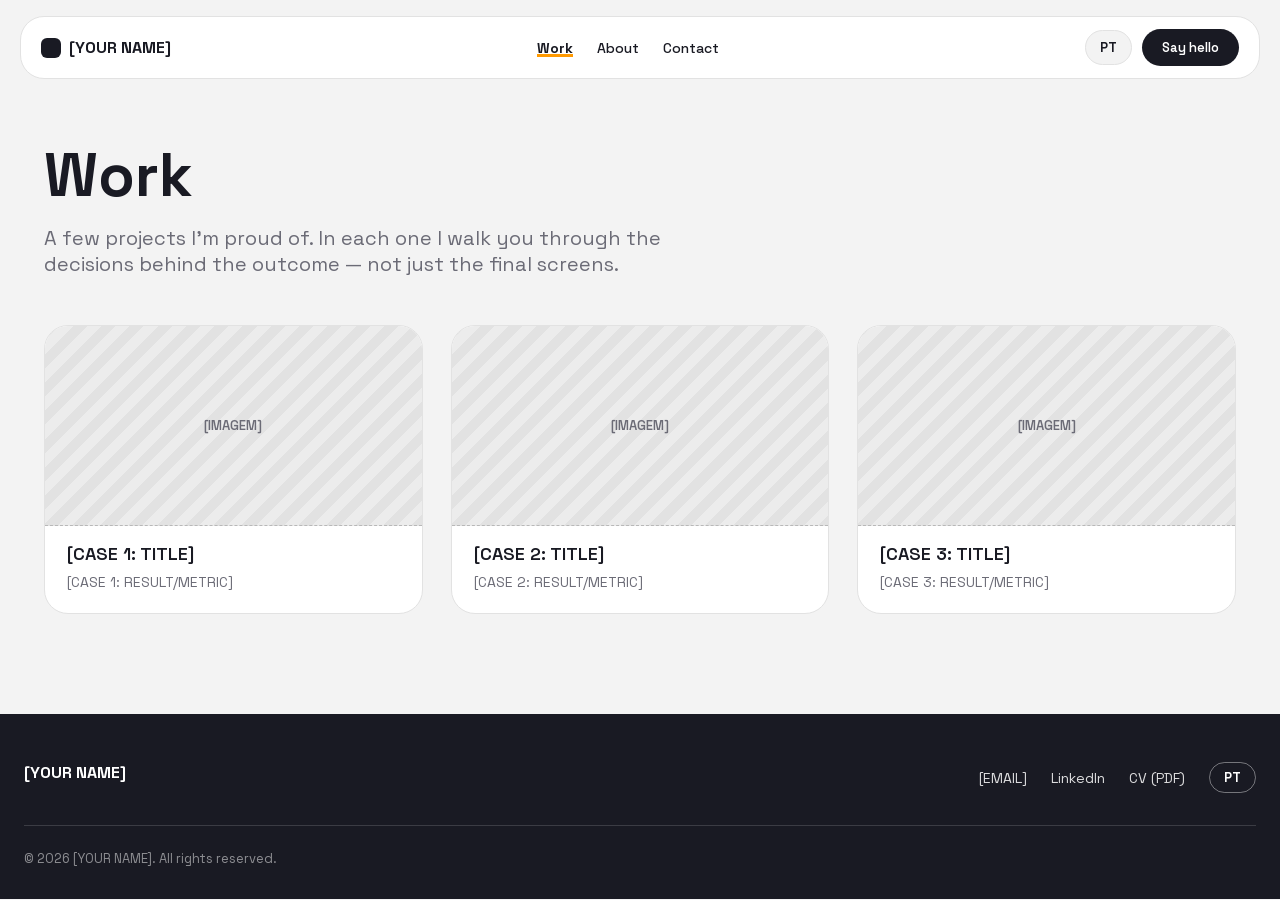
<file: work.html>
<!-- @dsCard group="Pages" -->
<!DOCTYPE html>
<html lang="pt-BR">
<head>
<meta charset="UTF-8">
<meta name="viewport" content="width=device-width, initial-scale=1">
<meta name="description" content="Case studies by [YOUR NAME] — the decisions behind the outcomes, not just the final screens.">
<meta property="og:type" content="website">
<meta property="og:title" content="Work — [YOUR NAME]">
<meta property="og:description" content="Case studies by [YOUR NAME] — the decisions behind the outcomes, not just the final screens.">
<link rel="icon" type="image/svg+xml" href="data:image/svg+xml,%3Csvg xmlns='http://www.w3.org/2000/svg' viewBox='0 0 32 32'%3E%3Crect width='32' height='32' rx='8' fill='%23191A23'/%3E%3C/svg%3E">
<title>Work</title>
<link rel="stylesheet" href="assets/ds-tokens.css">
<link rel="stylesheet" href="assets/ds-components.css">
<link rel="stylesheet" href="assets/site-components.css">
<style>
  @font-face {
    font-family: 'Space Grotesk';
    font-style: normal;
    font-weight: 300 700;
    font-display: swap;
    src: url('fonts/SpaceGrotesk-Variable.woff2') format('woff2');
  }
  @font-face {
    font-family: 'Material Symbols Rounded';
    font-style: normal;
    font-weight: 400;
    font-display: swap;
    src: url('fonts/MaterialSymbolsRounded-Outline.woff2') format('woff2');
  }
  .material-symbols-rounded {
    font-family: 'Material Symbols Rounded'; font-weight: normal; font-style: normal;
    display: inline-block; line-height: 1; letter-spacing: normal; text-transform: none;
    white-space: nowrap; word-wrap: normal; direction: ltr; vertical-align: middle;
  }
  :root {
    --color-accent: #FF9900;
    --color-accent-hover: #E68A00;
    --color-dark: #191A23;
    --color-dark-soft: #2B2C38;
    --color-light: #F3F3F3;
    --color-white: #FFFFFF;
    --color-text: #191A23;
    --color-text-muted: #6B6B76;
    --color-border: #E2E2E2;
    --font-family: 'Space Grotesk', sans-serif;

    --text-h1: 700 60px/1.1 var(--font-family);
    --text-h4: 600 20px/1.3 var(--font-family);
    --text-h1-mobile: 700 32px/1.15 var(--font-family);
    --text-h4-mobile: 600 18px/1.3 var(--font-family);

    --radius-md: 14px;
    --radius-lg: 24px;
    --radius-full: 999px;

    --shadow-sm: 0 2px 8px rgba(25, 26, 35, 0.06);
    --shadow-md: 0 8px 24px rgba(25, 26, 35, 0.1);
    --shadow-lg: 0 16px 40px rgba(25, 26, 35, 0.16);

    --duration-fast: 120ms;
    --duration-base: 220ms;
    --ease-out: cubic-bezier(0.16, 1, 0.3, 1);
    --ease-in-out: cubic-bezier(0.65, 0, 0.35, 1);
  }
  * { box-sizing: border-box; }
  body { margin: 0; font-family: var(--font-family); color: var(--color-text); background: var(--color-light); -webkit-font-smoothing: antialiased; }
  a { color: var(--color-dark); }
  a:hover { color: var(--color-dark-soft); text-decoration-line: underline; text-decoration-thickness: 2px; text-underline-offset: 3px; text-decoration-color: var(--color-accent); }
  a:focus-visible, button:focus-visible { outline: 2px solid var(--color-accent); outline-offset: 2px; }

  .skip-link {
    position: absolute; left: -9999px; top: 0; z-index: 999;
    background: var(--color-accent); color: var(--color-dark);
    padding: 12px 20px; font-weight: 700; border-radius: 0 0 12px 0;
  }
  .skip-link:focus { left: 0; }

  #root { min-height: 100vh; }

  .site-header { position: sticky; top: 0; z-index: 50; padding: 16px 20px 0; background: var(--color-light); }
  /* Nav/botoes: base vem de assets/ds-components.css (.navbar/.logo/.logo-mark/.nav-links/
     .nav-cta/.menu-btn/.mobile-drawer*); aqui so o que difere do componente do DS. */
  .navbar {
    flex-wrap: wrap; gap: 12px;
    max-width: 1240px; margin: 0 auto; padding: 12px 20px; border-radius: var(--radius-lg);
    background: var(--color-white);
  }
  .logo { text-decoration: none; color: var(--color-dark); }
  .logo:hover { color: var(--color-dark); text-decoration: none; }
  .logo-mark { display: inline-block; }
  .nav-links { flex-wrap: wrap; gap: 24px; margin: 0; padding: 0; }
  .nav-links a.active { font-weight: 700; color: var(--color-dark); box-shadow: inset 0 -3px 0 0 var(--color-accent); }
  .navbar-actions { display: flex; align-items: center; gap: 10px; }
  .lang-toggle {
    background: var(--color-light); border: 1px solid var(--color-border); color: var(--color-dark);
    font-weight: 700; font-size: 13px; padding: 8px 14px; border-radius: var(--radius-full);
    cursor: pointer; font-family: var(--font-family);
    transition: background-color var(--duration-fast) var(--ease-out), transform var(--duration-fast) var(--ease-out), box-shadow var(--duration-fast) var(--ease-out);
  }
  .lang-toggle:hover { background: var(--color-border); transform: translateY(-2px); box-shadow: var(--shadow-md); }
  .lang-toggle:active { transform: translateY(0) scale(0.97); box-shadow: var(--shadow-sm); }
  .nav-cta { white-space: nowrap; transition: background-color var(--duration-fast) var(--ease-out), transform var(--duration-fast) var(--ease-out), box-shadow var(--duration-fast) var(--ease-out); }
  .nav-cta:hover { transform: translateY(-2px); box-shadow: var(--shadow-md); text-decoration: none; }
  .nav-cta:active { transform: translateY(0) scale(0.97); box-shadow: var(--shadow-sm); }

  .menu-btn { transition: background-color var(--duration-fast) var(--ease-out), transform var(--duration-fast) var(--ease-out); }
  .menu-btn:hover { transform: translateY(-2px); }
  .menu-btn:active { transform: translateY(0) scale(0.97); }
  .menu-btn .material-symbols-rounded { font-size: 22px; }
  .navbar-actions .menu-btn { display: none; }

  .mobile-drawer { position: fixed; inset: 0; z-index: 200; padding: 20px; }
  .mobile-drawer-links a { font-size: 18px; border-radius: var(--radius-md); }
  .mobile-drawer-links a:hover { text-decoration: none; color: var(--color-text); }
  .mobile-drawer-lang { align-self: flex-start; margin: 14px 10px 0; }

  .ph-box {
    background: repeating-linear-gradient(135deg, #e2e2e2 0 10px, #ececec 10px 20px);
    border: 1px dashed #b8b8b8; color: var(--color-text-muted);
    display: flex; align-items: center; justify-content: center; text-align: center;
    font-size: 13px; font-weight: 600; border-radius: var(--radius-md);
  }

  .work-hero { max-width: 1240px; margin: 0 auto; padding: 64px 24px 16px; }
  .work-hero h1 { margin: 0 0 16px; font: var(--text-h1); }
  .work-hero p { margin: 0; font: var(--text-h4); font-weight: 400; color: var(--color-text-muted); max-width: 640px; }

  .section { max-width: 1240px; margin: 0 auto; padding: 32px 24px 100px; }

  .site-footer { background: var(--color-dark); color: rgba(255, 255, 255, .85); padding: 48px 24px 32px; }
  .footer-top { max-width: 1240px; margin: 0 auto; display: flex; flex-wrap: wrap; justify-content: space-between; gap: 24px; }
  .footer-brand { margin: 0; font-weight: 700; color: var(--color-white); }
  .footer-links { display: flex; flex-wrap: wrap; gap: 24px; align-items: center; }
  .footer-links a { color: rgba(255, 255, 255, .85); text-decoration: none; font-size: 14px; }
  .footer-lang-toggle {
    background: transparent; border: 1px solid rgba(255, 255, 255, .4); color: var(--color-white);
    font-weight: 700; font-size: 13px; padding: 6px 14px; border-radius: var(--radius-full);
    cursor: pointer; font-family: var(--font-family);
    transition: background-color var(--duration-fast) var(--ease-out), transform var(--duration-fast) var(--ease-out);
  }
  .footer-lang-toggle:hover { background: rgba(255, 255, 255, .1); transform: translateY(-2px); }
  .footer-lang-toggle:active { transform: translateY(0) scale(0.97); }
  .copyright { max-width: 1240px; margin: 32px auto 0; padding-top: 24px; border-top: 1px solid rgba(255, 255, 255, .15); font-size: 13px; color: rgba(255, 255, 255, .5); }

  @keyframes pageLoadingSlide { 0% { transform: translateX(-100%); } 100% { transform: translateX(350%); } }

  @media (max-width: 640px) {
    :root { --text-h1: var(--text-h1-mobile); --text-h4: var(--text-h4-mobile); }
    .nav-links, .navbar-actions .lang-toggle, .navbar-actions .nav-cta { display: none; }
    .navbar-actions .menu-btn { display: flex; }
  }
  @media (prefers-reduced-motion: reduce) {
    * { transition: none !important; animation: none !important; }
  }
</style>
</head>
<body>
<a href="#main" class="skip-link" id="skipLink">Skip to content</a>
<noscript>
  <div style="max-width:640px;margin:80px auto;padding:0 24px;text-align:center;font-family:'Space Grotesk',sans-serif;">
    <p style="font-size:18px;font-weight:600;margin:0 0 8px;color:#191A23;">This page needs JavaScript to show its content. · Esta página precisa de JavaScript para mostrar o conteúdo.</p>
    <p style="font-size:15px;margin:0;color:#6B6B76;">Please enable JavaScript in your browser. · Por favor, ative o JavaScript no seu navegador.</p>
  </div>
</noscript>

<div id="root">
  <header class="site-header">
    <nav aria-label="Primary" class="navbar">
      <a href="index.html" class="logo" id="brandNameNav"><span class="logo-mark"></span><span></span></a>
      <ul class="nav-links">
        <li><a href="work.html" aria-current="page" class="active" id="navWork"></a></li>
        <li><a href="about.html" id="navAbout"></a></li>
        <li><a href="contact.html" id="navContact"></a></li>
      </ul>
      <div class="navbar-actions">
        <button class="lang-toggle" id="langToggleTop"></button>
        <a href="mailto:[EMAIL]" class="nav-cta" id="ctaTop"></a>
        <button class="menu-btn" id="menuBtn" aria-label="Open menu" aria-expanded="false" aria-controls="mobileDrawer">
          <span class="material-symbols-rounded" aria-hidden="true">menu</span>
        </button>
      </div>
    </nav>
  </header>

  <div class="mobile-drawer" id="mobileDrawer">
    <div class="mobile-drawer-head">
      <span class="logo" aria-hidden="true"><span class="logo-mark"></span><span id="drawerBrandName"></span></span>
      <button class="menu-btn" id="menuCloseBtn" aria-label="Close menu">
        <span class="material-symbols-rounded" aria-hidden="true">close</span>
      </button>
    </div>
    <nav class="mobile-drawer-links" aria-label="Primary">
      <a href="work.html" aria-current="page" class="active" id="drawerNavWork"></a>
      <a href="about.html" id="drawerNavAbout"></a>
      <a href="contact.html" id="drawerNavContact"></a>
    </nav>
    <button class="lang-toggle mobile-drawer-lang" id="langToggleDrawer"></button>
    <a href="mailto:[EMAIL]" class="nav-cta mobile-cta" id="ctaDrawer"></a>
  </div>

  <main id="main">
    <section class="work-hero">
      <h1 id="heading"></h1>
      <p id="intro"></p>
    </section>

    <section class="section" aria-label="">
      <div class="cases-grid" id="casesGrid" aria-busy="true"></div>
    </section>
  </main>

  <footer class="site-footer">
    <div class="footer-top">
      <p class="footer-brand" id="brandNameFooter"></p>
      <nav aria-label="Footer" class="footer-links">
        <a href="mailto:[EMAIL]" id="footerEmail">[EMAIL]</a>
        <a href="[LINK DO LINKEDIN]" target="_blank" rel="noopener">LinkedIn</a>
        <a href="[LINK DO CV EM PDF]" target="_blank" rel="noopener" id="footerCv"></a>
        <button class="footer-lang-toggle" id="langToggleBottom"></button>
      </nav>
    </div>
    <p class="copyright" id="copyright"></p>
  </footer>
</div>

<script src="assets/site.js"></script>
<script>
(function () {
  var COPY = {
    en: {
      skip: 'Skip to content', brandName: '[YOUR NAME]', work: 'Work', about: 'About', contact: 'Contact',
      toggle: 'PT', toggleAria: 'Switch to Portuguese', getInTouch: 'Say hello',
      heading: 'Work', intro: "A few projects I'm proud of. In each one I walk you through the decisions behind the outcome — not just the final screens.",
      cv: 'CV (PDF)', copyright: '© 2026 [YOUR NAME]. All rights reserved.'
    },
    pt: {
      skip: 'Ir para o conteúdo', brandName: '[SEU NOME]', work: 'Trabalhos', about: 'Sobre', contact: 'Contato',
      toggle: 'EN', toggleAria: 'Mudar para inglês', getInTouch: 'Vamos conversar',
      heading: 'Trabalhos', intro: 'Alguns projetos de que tenho orgulho. Em cada um, conto as decisões por trás do resultado — não só as telas finais.',
      cv: 'CV (PDF)', copyright: '© 2026 [SEU NOME]. Todos os direitos reservados.'
    }
  };

  // Cases 4 and 5 are built (see case-study.html?case=4/5) but hidden by
  // default — flip `visible` to true when ready to publish them.
  var CASES_RAW = [
    { id: 1, visible: true },
    { id: 2, visible: true },
    { id: 3, visible: true },
    { id: 4, visible: false },
    { id: 5, visible: false }
  ];

  var TITLES = {
    en: function (id) { return { title: '[CASE ' + id + ': TITLE]', result: '[CASE ' + id + ': RESULT/METRIC]', imgAlt: 'Placeholder cover image for case study ' + id }; },
    pt: function (id) { return { title: '[CASE ' + id + ': TÍTULO]', result: '[CASE ' + id + ': RESULTADO/MÉTRICA]', imgAlt: 'Placeholder da imagem de capa do case ' + id }; }
  };

  var state = { lang: SiteCraft.detectLang(), loading: true };

  var els = Object.assign(SiteCraft.queryChromeEls(), {
    heading: document.getElementById('heading'),
    intro: document.getElementById('intro'),
    casesGrid: document.getElementById('casesGrid')
  });

  function renderCasesGrid() {
    var grid = els.casesGrid;
    grid.innerHTML = '';
    if (state.loading) {
      grid.setAttribute('aria-busy', 'true');
      for (var i = 0; i < 3; i++) {
        var card = document.createElement('div');
        card.className = 'skeleton-card';
        card.setAttribute('aria-hidden', 'true');
        card.innerHTML = '<div class="skel skel-cover"></div><div class="skeleton-card-body"><div class="skel skel-line-1"></div><div class="skel skel-line-2"></div></div>';
        grid.appendChild(card);
      }
      return;
    }
    grid.setAttribute('aria-busy', 'false');
    CASES_RAW.filter(function (c) { return c.visible; }).forEach(function (c) {
      var meta = TITLES[state.lang](c.id);
      var a = document.createElement('a');
      a.className = 'case-card card card-outline';
      a.href = 'case-study.html?case=' + c.id;
      a.innerHTML = '<div class="ph-box" role="img" data-hero="true" aria-label="' + meta.imgAlt + '">[IMAGEM]</div>' +
        '<div class="case-card-body"><span class="case-card-title">' + meta.title + '</span><span class="case-card-result">' + meta.result + '</span></div>';
      grid.appendChild(a);
    });
  }

  function render() {
    var L = COPY[state.lang];
    document.documentElement.lang = state.lang === 'pt' ? 'pt-BR' : 'en';
    document.title = L.heading + ' — ' + L.brandName;

    SiteCraft.renderChrome(els, L);

    els.heading.textContent = L.heading;
    els.intro.textContent = L.intro;

    renderCasesGrid();
  }

  function toggleLang() {
    state.lang = state.lang === 'pt' ? 'en' : 'pt';
    SiteCraft.setLang(state.lang);
    render();
  }
  SiteCraft.wireLangToggle(els, toggleLang);
  SiteCraft.wireDrawer(els);

  render();
  setTimeout(function () { state.loading = false; render(); }, 320);

  SiteCraft.initPageTransitions();
  SiteCraft.fadeInRoot(document.getElementById('root'));
})();
</script>
</body>
</html>
</file>
<file: assets/ds-tokens.css>
/* Copiado de design-system/tokens.css (submodulo maomao-ds). Nao editar a mao —
   apos "git submodule update --remote design-system", rodar:
   Copy-Item design-system/tokens.css assets/ds-tokens.css */
:root {
  --color-accent: #FF9900;
  --color-accent-hover: #E68A00;
  --color-accent-tint: #FFF1DB;
  --color-dark: #191A23;
  --color-dark-soft: #2B2C38;
  --color-light: #F3F3F3;
  --color-white: #FFFFFF;
  --color-text: #191A23;
  --color-text-muted: #6B6B76;
  --color-border: #E2E2E2;
  --color-success: #3DAE5C;
  --color-error: #E5484D;

  --font-family: 'Space Grotesk', sans-serif;

  --text-h1: 700 60px/1.1 var(--font-family);
  --text-h2: 700 40px/1.15 var(--font-family);
  --text-h3: 600 28px/1.2 var(--font-family);
  --text-h4: 600 20px/1.3 var(--font-family);
  --text-body: 400 16px/1.6 var(--font-family);
  --text-small: 400 14px/1.5 var(--font-family);

  --text-h1-mobile: 700 32px/1.15 var(--font-family);
  --text-h2-mobile: 700 28px/1.2 var(--font-family);
  --text-h3-mobile: 600 22px/1.25 var(--font-family);
  --text-h4-mobile: 600 18px/1.3 var(--font-family);

  --space-1: 4px;
  --space-2: 8px;
  --space-3: 12px;
  --space-4: 16px;
  --space-5: 24px;
  --space-6: 32px;
  --space-7: 48px;
  --space-8: 64px;
  --space-9: 96px;

  --radius-sm: 8px;
  --radius-md: 14px;
  --radius-lg: 24px;
  --radius-full: 999px;

  --shadow-sm: 0 2px 8px rgba(25, 26, 35, 0.06);
  --shadow-md: 0 8px 24px rgba(25, 26, 35, 0.1);
  --shadow-lg: 0 16px 40px rgba(25, 26, 35, 0.16);

  --duration-fast: 120ms;
  --duration-base: 220ms;
  --duration-slow: 400ms;

  --ease-out: cubic-bezier(0.16, 1, 0.3, 1);
  --ease-in-out: cubic-bezier(0.65, 0, 0.35, 1);
  --ease-spring: cubic-bezier(0.34, 1.56, 0.64, 1);

  /* --duration-hero so existe dentro de design-system/components/hero-transition.html,
     nao no tokens.css canonico do DS — replicado aqui pra nao depender dessa lacuna. */
  --duration-hero: 420ms;
}
</file>
<file: assets/ds-components.css>
/* Extracao curada do submodulo design-system/components/*.html — copiadas a mao
   as regras reais de componente, ignorando a "moldura" de demo de cada arquivo
   (@font-face, :root local, *, body, h1, .group-label, .row, .device-frame etc).
   Ao sincronizar (git submodule update --remote design-system), reconferir
   navigation.html / buttons.html / cards.html contra este arquivo. */

/* from navigation.html */
.navbar {
  display: flex; align-items: center; justify-content: space-between;
  padding: 14px 24px; border-radius: 999px; border: 1px solid var(--color-border);
}
.logo { font-weight: 700; font-size: 16px; display: flex; align-items: center; gap: 8px; }
.logo-mark { width: 20px; height: 20px; background: var(--color-dark); border-radius: 6px; }
.nav-links { display: flex; gap: 28px; list-style: none; }
.nav-links a { text-decoration: none; color: var(--color-text); font-size: 14px; font-weight: 500; transition: color var(--duration-fast) var(--ease-out); }
.nav-links a:hover { color: var(--color-accent); }
.nav-links a.active { color: var(--color-accent); }
.nav-cta {
  background: var(--color-dark); color: var(--color-white); font-weight: 600;
  font-size: 13px; padding: 10px 20px; border-radius: 999px; text-decoration: none;
  transition: background-color var(--duration-fast) var(--ease-out), transform var(--duration-fast) var(--ease-out);
}
.nav-cta:hover { background: var(--color-dark-soft); transform: translateY(-1px); }

.menu-btn {
  width: 36px; height: 36px; border-radius: 999px; border: none; background: var(--color-light);
  display: flex; align-items: center; justify-content: center; cursor: pointer;
  transition: background-color var(--duration-fast) var(--ease-out);
}
.menu-btn:hover { background: var(--color-border); }

/* Nota: no catalogo do DS, .mobile-drawer usa position:absolute/inset:0 dentro de um
   .device-frame de demonstracao. No portfolio, o drawer cobre a tela inteira, entao
   cada pagina mantem um override local (position:fixed; inset:0; z-index mais alto)
   por cima destas regras — isso e especifico do portfolio, nao do componente do DS. */
.mobile-drawer {
  background: var(--color-white);
  display: flex; flex-direction: column; padding: 16px;
  transform: translateY(-100%);
  transition: transform var(--duration-base) var(--ease-in-out);
}
.mobile-drawer.is-open { transform: translateY(0); }
.mobile-drawer-head {
  display: flex; align-items: center; justify-content: space-between;
  padding-bottom: 16px; margin-bottom: 12px; border-bottom: 1px solid var(--color-border);
}
.mobile-drawer-links { display: flex; flex-direction: column; gap: 2px; }
.mobile-drawer-links a {
  text-decoration: none; color: var(--color-text); font-size: 16px; font-weight: 600;
  padding: 14px 10px; border-radius: 10px; transition: background-color var(--duration-fast) var(--ease-out);
}
.mobile-drawer-links a:hover { background: var(--color-light); }
.mobile-drawer-links a.active { color: var(--color-accent); }
.mobile-cta { margin-top: auto; text-align: center; }

/* from buttons.html */
.btn {
  font-family: var(--font-family);
  font-weight: 600;
  border: none;
  border-radius: 999px;
  cursor: pointer;
  display: inline-flex;
  align-items: center;
  justify-content: center;
  gap: 8px;
  transition: background-color var(--duration-fast) var(--ease-out),
              color var(--duration-fast) var(--ease-out),
              box-shadow var(--duration-fast) var(--ease-out),
              transform var(--duration-fast) var(--ease-out);
}
.btn-lg { font-size: 16px; padding: 16px 32px; }
.btn-md { font-size: 14px; padding: 12px 24px; }
.btn-sm { font-size: 13px; padding: 8px 18px; }

.btn:not(.btn-disabled):hover { box-shadow: var(--shadow-md); transform: translateY(-2px); }
.btn:not(.btn-disabled):active { transform: translateY(0) scale(0.97); box-shadow: var(--shadow-sm); }
.btn:focus-visible { outline: 2px solid var(--color-accent); outline-offset: 2px; }

.btn-primary { background: var(--color-dark); color: var(--color-white); }
.btn-primary:hover { background: var(--color-dark-soft); }

.btn-accent { background: var(--color-accent); color: var(--color-dark); }
.btn-accent:hover { background: var(--color-accent-hover); }

.btn-secondary { background: var(--color-light); color: var(--color-dark); }
.btn-secondary:hover { background: var(--color-border); }

.btn-outline { background: transparent; color: var(--color-dark); border: 1.5px solid var(--color-dark); }
.btn-outline:hover { background: var(--color-dark); color: var(--color-white); }

.btn-disabled { background: var(--color-light); color: var(--color-text-muted); cursor: not-allowed; }

/* from cards.html */
.card {
  border-radius: 20px; padding: 24px; display: flex; flex-direction: column; gap: 12px;
  transition: transform var(--duration-base) var(--ease-out), box-shadow var(--duration-base) var(--ease-out);
}
.card:hover { transform: translateY(-6px); box-shadow: var(--shadow-lg); }
.card-icon {
  width: 44px; height: 44px; border-radius: 12px;
  display: flex; align-items: center; justify-content: center;
  background: rgba(0,0,0,0.08); font-size: 20px;
}
.card-title { font-size: 17px; font-weight: 600; }
.card-text { font-size: 14px; line-height: 1.5; }
.card-link { font-size: 13px; font-weight: 600; margin-top: auto; display: inline-flex; align-items: center; gap: 6px; }

.card-accent { background: var(--color-accent); color: var(--color-dark); }
.card-dark { background: var(--color-dark); color: var(--color-white); }
.card-dark .card-icon { background: rgba(255,255,255,0.12); }
.card-light { background: var(--color-light); color: var(--color-dark); border: 1px solid var(--color-border); }
.card-outline { background: var(--color-white); color: var(--color-dark); border: 1.5px solid var(--color-border); }

.card-text-muted { color: var(--color-text-muted); }
.card-icon .material-symbols-rounded { font-size: 22px; }
.card-link .material-symbols-rounded { font-size: 16px; }

/* from navigation.html (tabs + breadcrumb) */
.tabs { display: flex; gap: 8px; border-bottom: 1px solid var(--color-border); }
.tab { padding: 10px 4px; font-size: 14px; font-weight: 600; color: var(--color-text-muted); position: relative; margin-right: 20px; cursor: pointer; transition: color var(--duration-fast) var(--ease-out); }
.tab:hover { color: var(--color-dark); }
.tab.active { color: var(--color-dark); }
.tab::after {
  content: ""; position: absolute; left: 0; right: 0; bottom: -1px; height: 2px; background: var(--color-accent);
  transform: scaleX(0); transform-origin: left; transition: transform var(--duration-fast) var(--ease-out);
}
.tab.active::after { transform: scaleX(1); }

.breadcrumb { display: flex; align-items: center; gap: 8px; font-size: 13px; color: var(--color-text-muted); }
.breadcrumb a { color: var(--color-text-muted); text-decoration: none; transition: color var(--duration-fast) var(--ease-out); }
.breadcrumb a:hover { color: var(--color-dark); }
.breadcrumb .current { color: var(--color-dark); font-weight: 600; }
</file>
<file: assets/site-components.css>
/* Extensoes autorais do portfolio que compoem com classes do DS (assets/ds-components.css).
   Nao vem do submodulo design-system/ — nao sobrescrever ao resincronizar o DS. */

.cases-grid { display: grid; grid-template-columns: repeat(auto-fit, minmax(300px, 1fr)); gap: 28px; }

/* .case-card compoe com "card card-outline" do DS: usa de la o hover (translateY + shadow-lg)
   e o fundo/borda; aqui so o que o .card generico do DS nao cobre (o card do DS nao tem slot
   de imagem de capa, entao overflow/padding assimetrico ficam por conta do portfolio). */
.case-card {
  text-decoration: none; overflow: hidden;
  border-radius: var(--radius-lg); padding: 0 0 22px; gap: 16px;
}
.case-card:hover { text-decoration: none; color: var(--color-dark); }
.case-card .ph-box { height: 200px; border-radius: 20px 20px 0 0; border-width: 0 0 1px 0; }
.case-card-body { padding: 0 22px; display: flex; flex-direction: column; gap: 8px; }
.case-card-title { font-size: 18px; font-weight: 600; }
.case-card-result { font-size: 14px; color: var(--color-text-muted); }

/* Skeleton do case-card: forma propria (capa + 2 linhas), sem equivalente no DS,
   mas usa os tokens de duracao/easing do DS no shimmer. */
.skel {
  border-radius: 8px;
  background: linear-gradient(90deg, var(--color-light) 25%, #ebebeb 37%, var(--color-light) 63%);
  background-size: 400% 100%;
  animation: shimmer 1.4s var(--ease-in-out) infinite;
}
@keyframes shimmer { 0% { background-position: 100% 50%; } 100% { background-position: 0 50%; } }
.skeleton-card { background: var(--color-white); border: 1px solid var(--color-border); border-radius: var(--radius-lg); overflow: hidden; padding-bottom: 22px; }
.skeleton-card .skel-cover { height: 200px; border-radius: 0; }
.skeleton-card-body { padding: 20px 22px 0; display: flex; flex-direction: column; gap: 10px; }
.skeleton-card .skel-line-1 { height: 14px; width: 60%; }
.skeleton-card .skel-line-2 { height: 10px; width: 90%; }
</file>
